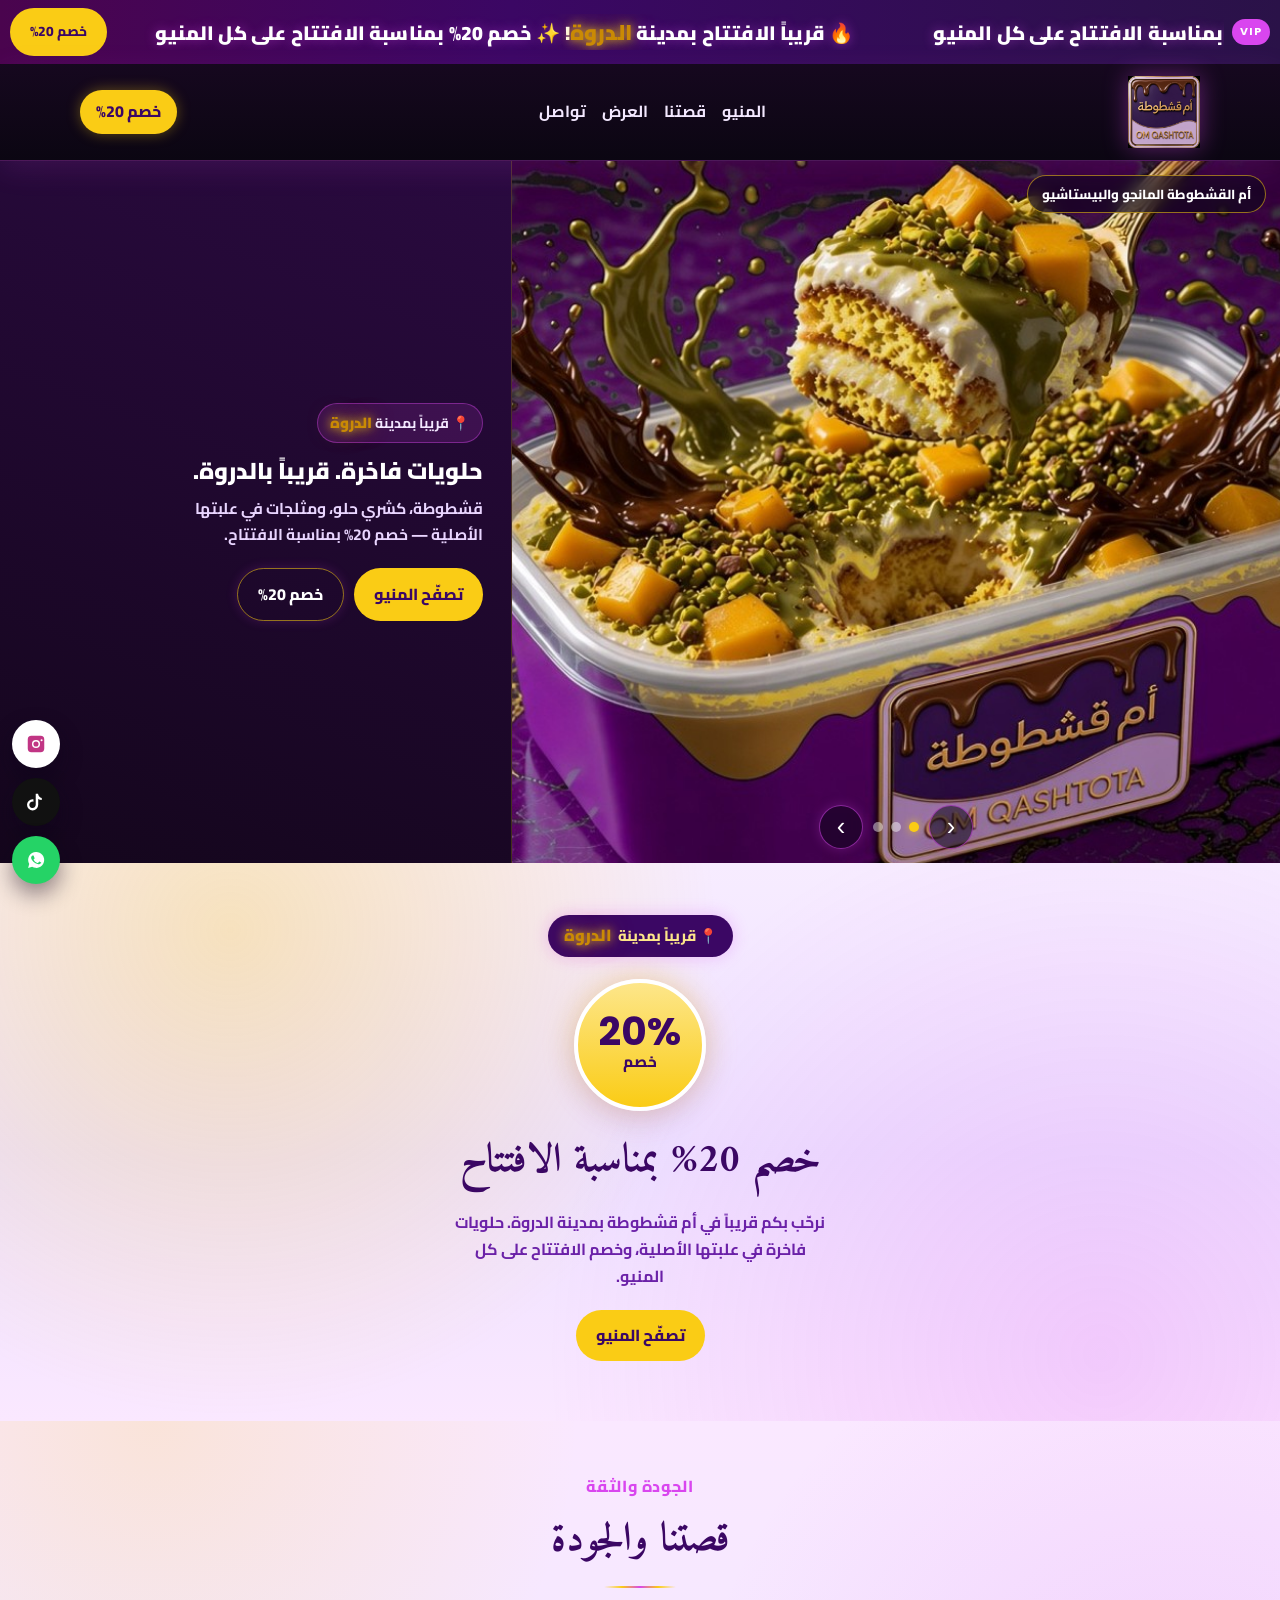
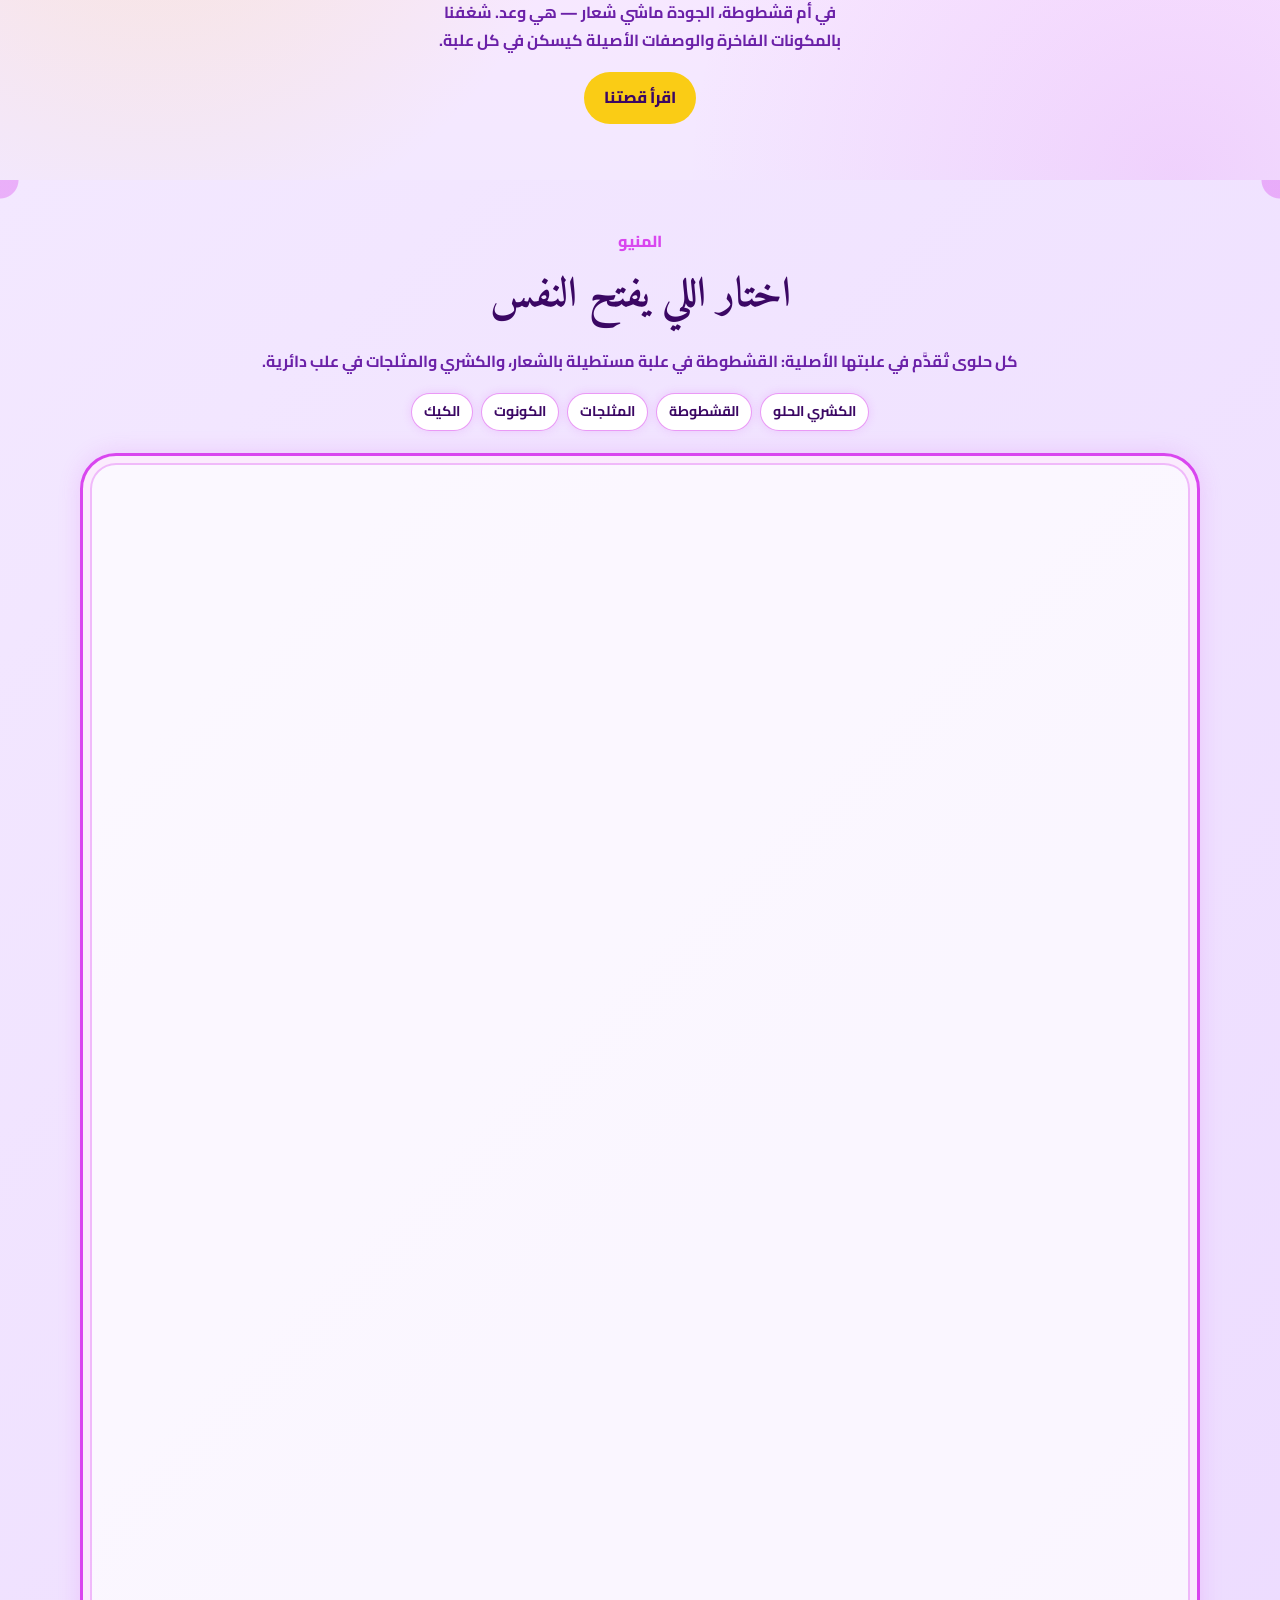
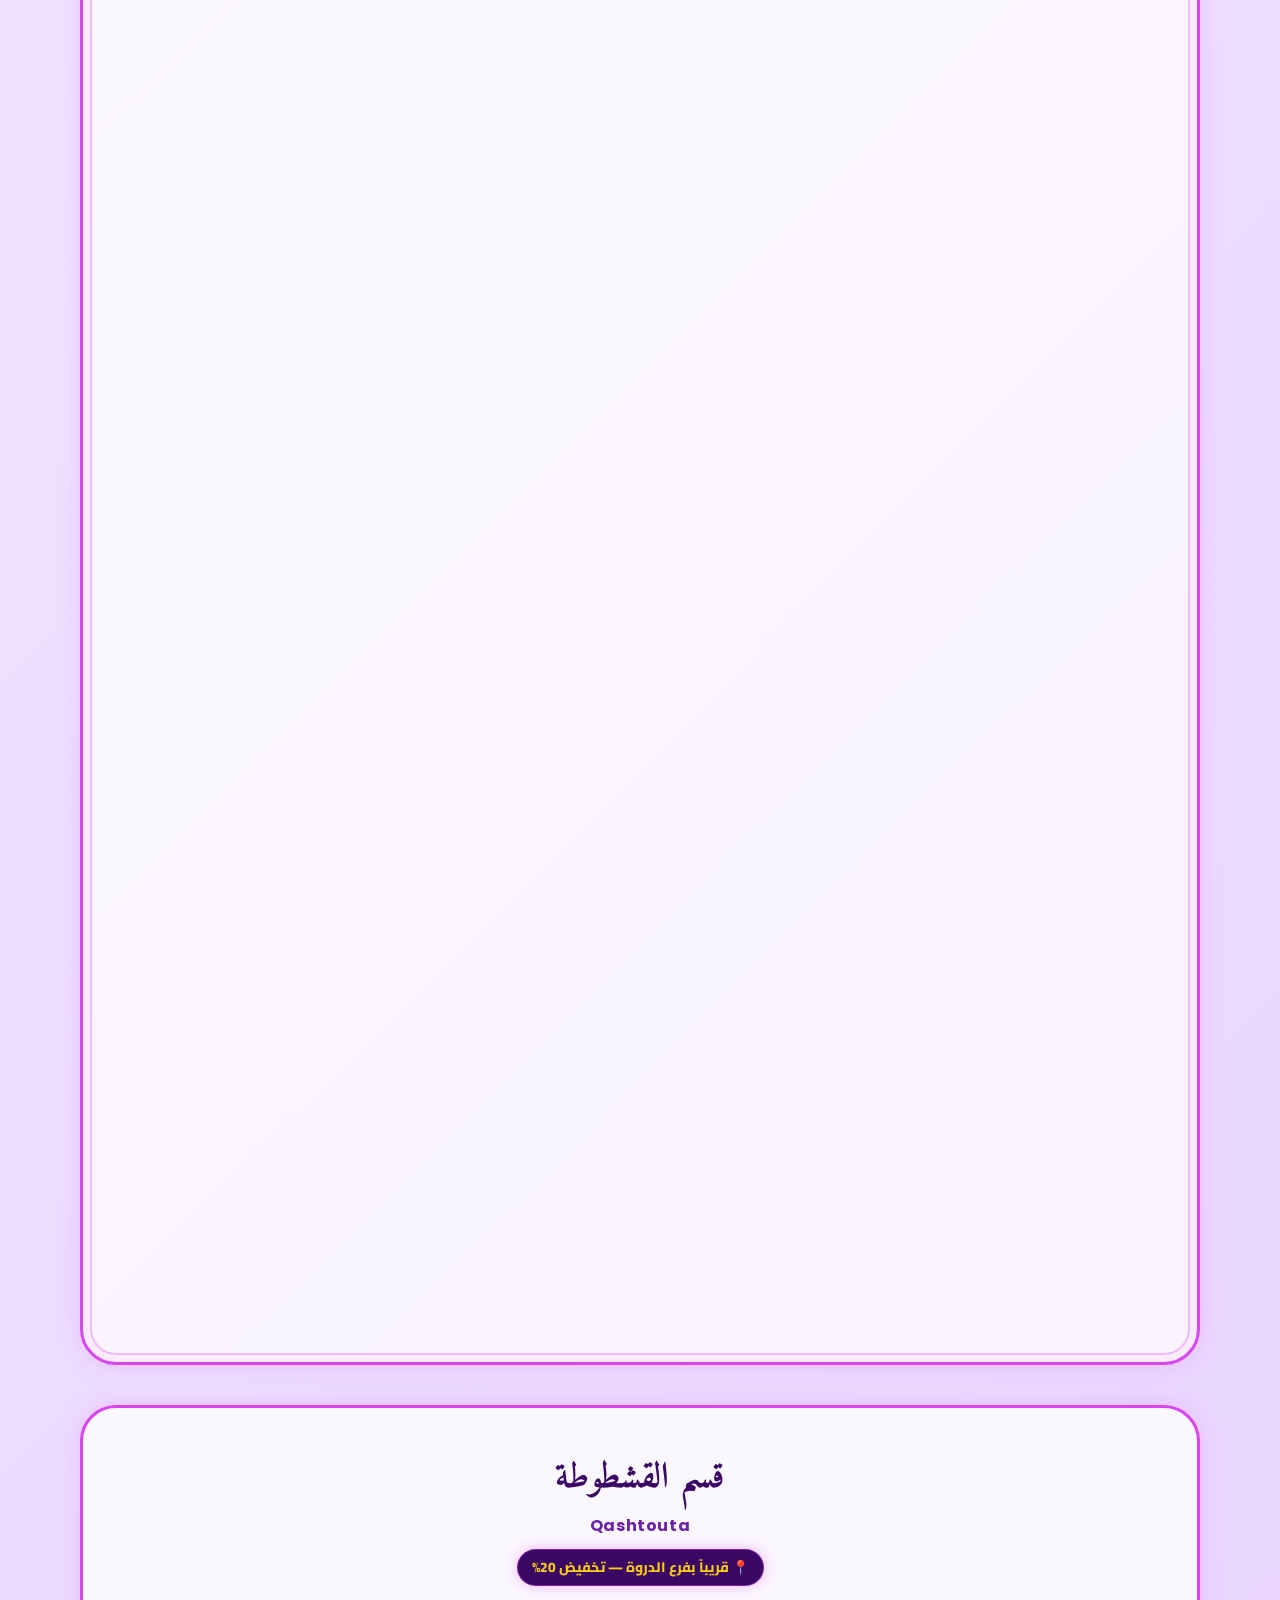
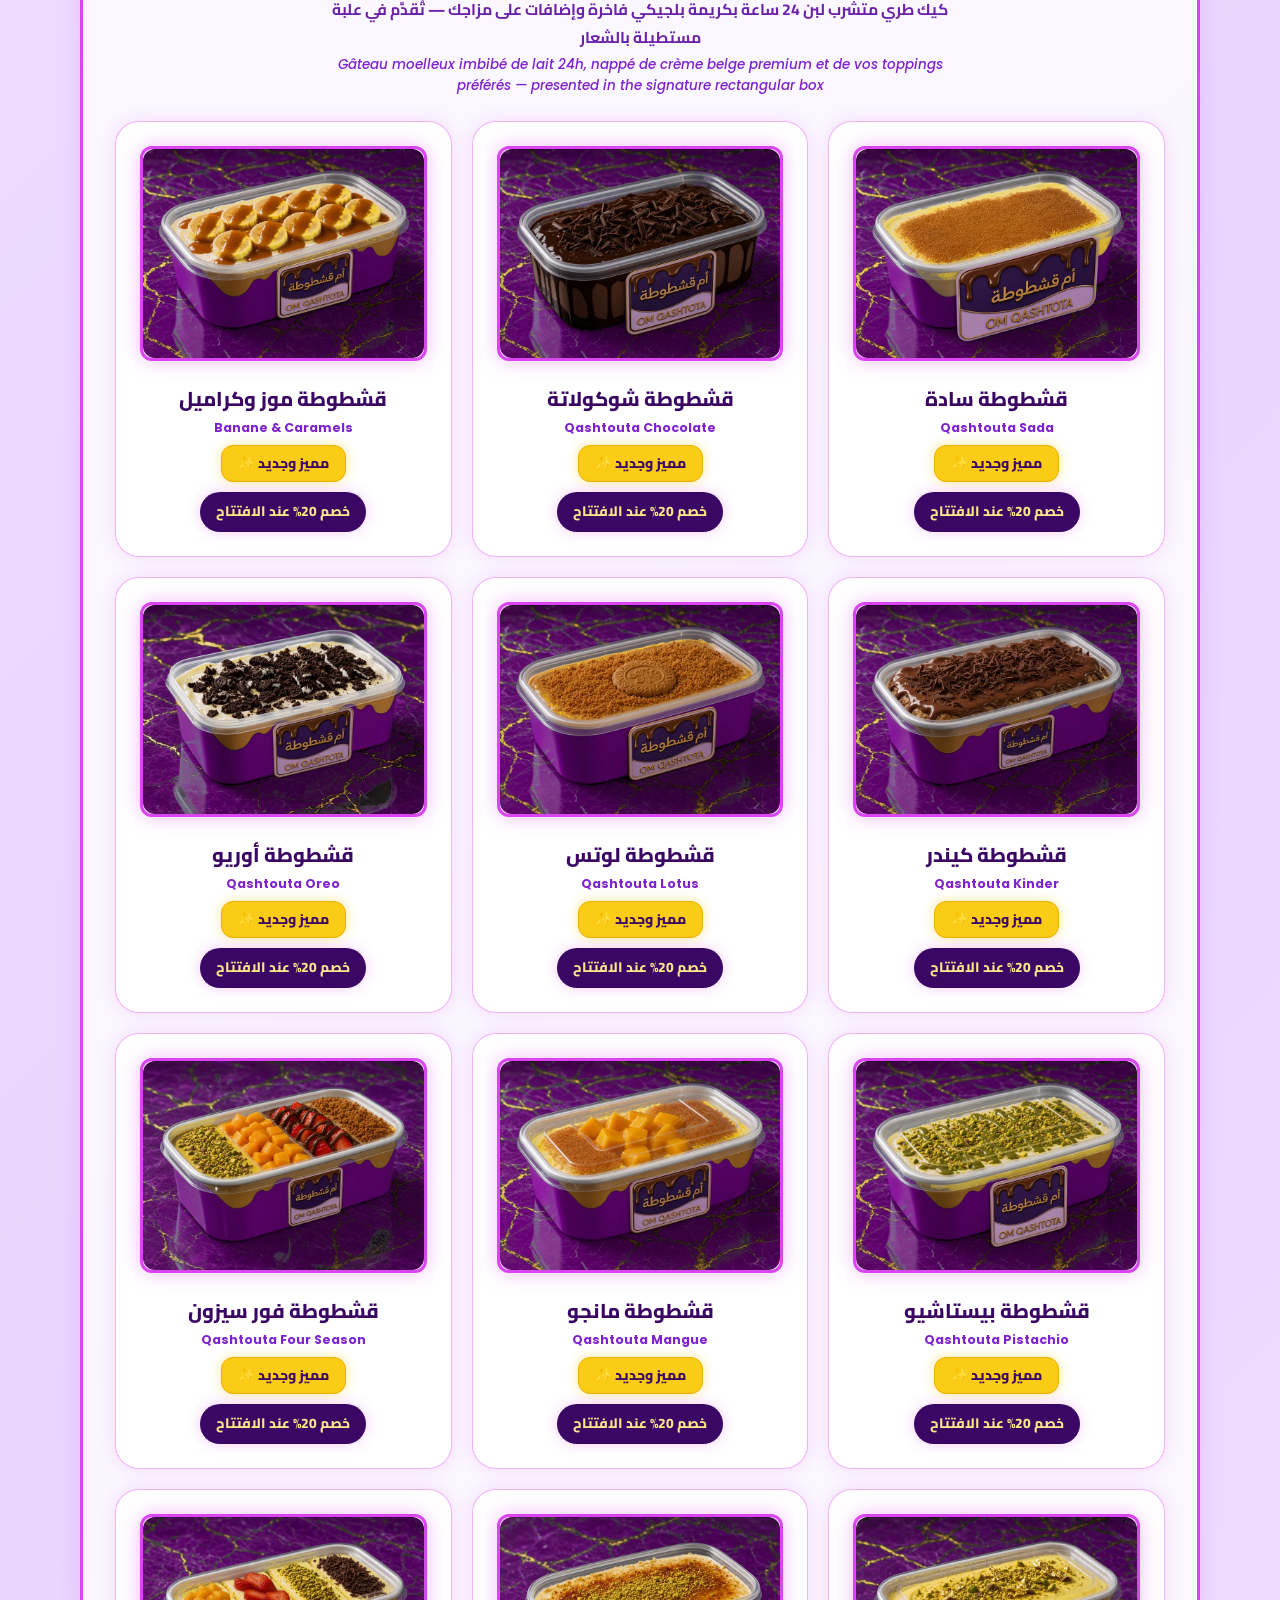
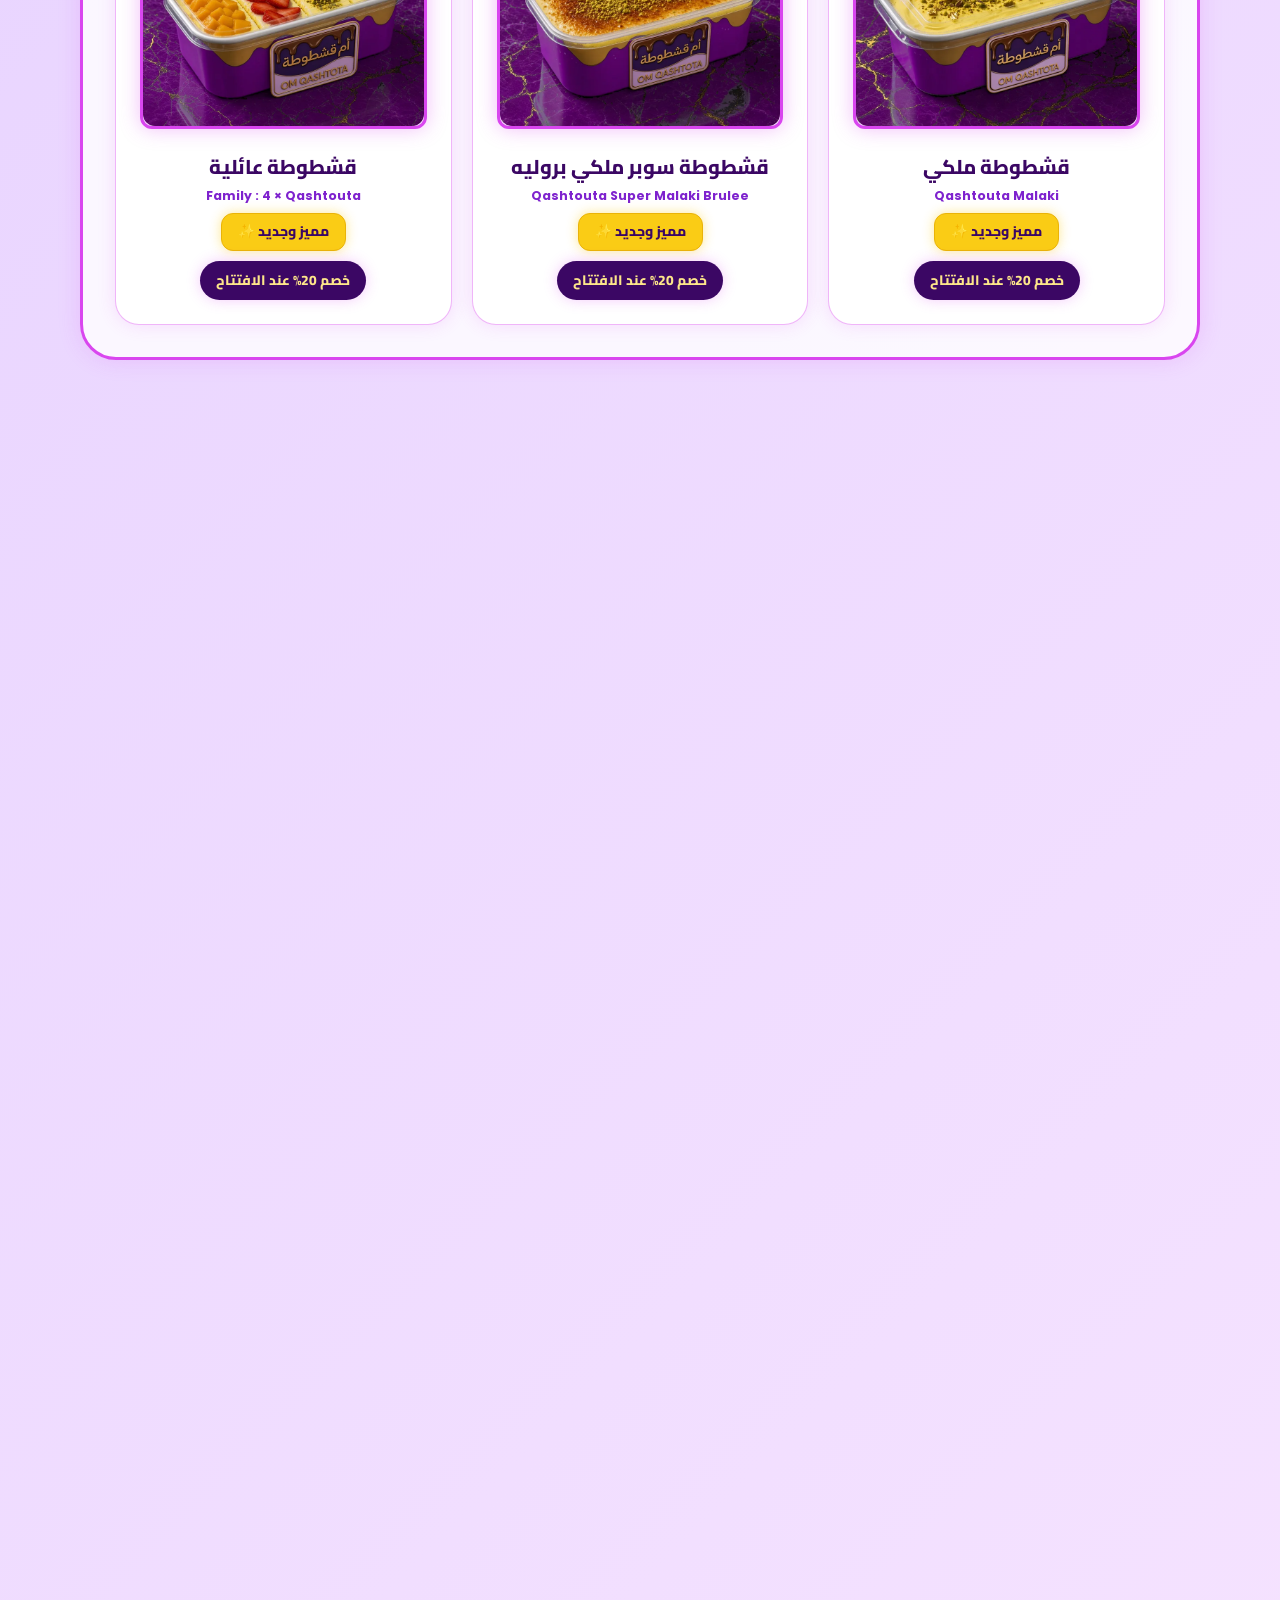
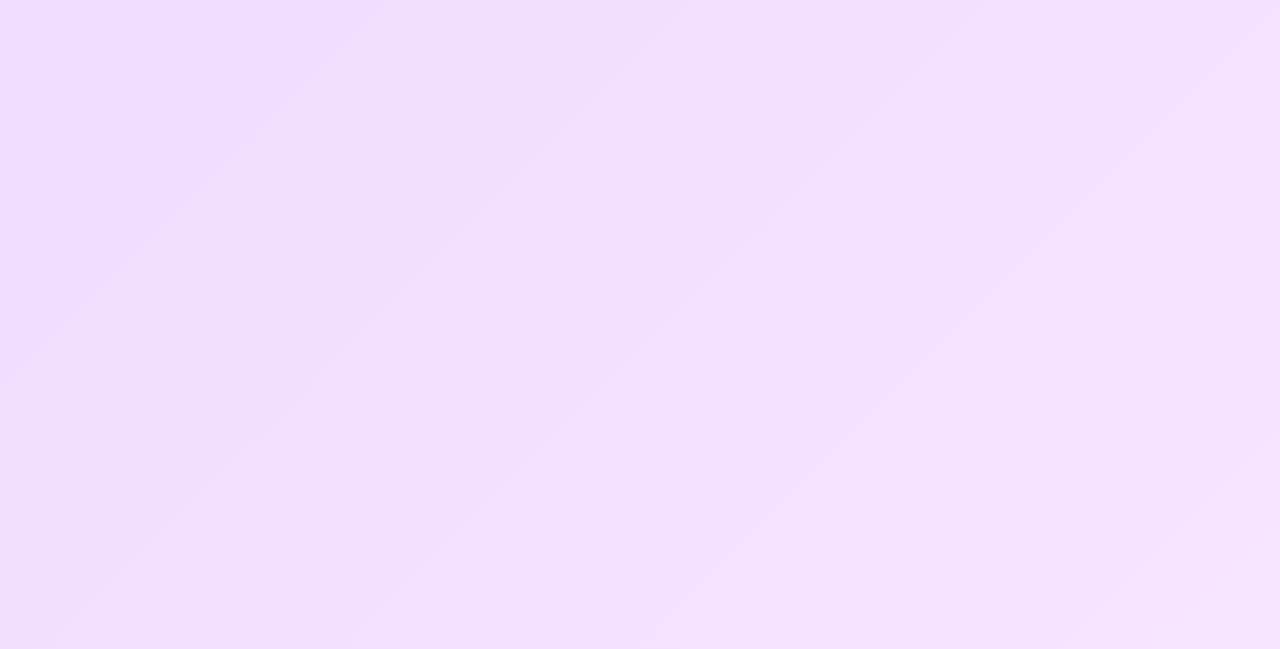
<file: index.html>
<!DOCTYPE html>
<html lang="ar" dir="rtl">
<head>
    <meta charset="UTF-8">
    <meta name="viewport" content="width=device-width, initial-scale=1.0">
    <title>أم قشطوطة | Om Qashtota — قريباً بالدروة</title>
    <meta name="description" content="عالم القشطوطة والحلويات الفاخرة. قريباً بمدينة الدروة — خصم 20% بمناسبة الافتتاح.">
    <link rel="preconnect" href="https://fonts.googleapis.com">
    <link rel="preconnect" href="https://fonts.gstatic.com" crossorigin>
    <link href="https://fonts.googleapis.com/css2?family=Amiri:wght@700&family=Cairo:wght@700;800;900&family=Poppins:wght@500;600;700&display=swap" rel="stylesheet">
    <link rel="preload" as="image" href="images/hero/hero-qashtota.jpg?v=65" type="image/jpeg">
    <link rel="icon" href="images/favicon-32.png?v=62" type="image/png" sizes="32x32">
    <link rel="apple-touch-icon" href="images/apple-touch-icon.png?v=62">
    <link rel="stylesheet" href="style.css?v=82">
</head>
<body>
    <div class="topbar">
        <div class="ticker" role="region" aria-label="عرض الافتتاح">
            <span class="vip-badge">VIP</span>
            <div class="ticker-window">
                <div class="ticker-track">
                    <p>🔥 قريباً الافتتاح بمدينة <span class="glow-city">الدروة</span>! ✨ خصم 20% بمناسبة الافتتاح على كل المنيو</p>
                    <p aria-hidden="true">🔥 قريباً الافتتاح بمدينة <span class="glow-city">الدروة</span>! ✨ خصم 20% بمناسبة الافتتاح على كل المنيو</p>
                </div>
            </div>
            <a class="btn btn-gold ticker-cta" href="#offer">خصم 20%</a>
        </div>
        <header class="site-header">
            <div class="wrap header-inner">
                <a class="logo" href="#top" aria-label="أُم قشطوطة — Om Qashtota">
                    <img class="logo-3d" src="images/logo.png?v=62" width="72" height="72" alt="أم قشطوطة — Om Qashtota">
                </a>
                <nav class="nav" aria-label="أقسام الصفحة">
                    <a href="#menu">المنيو</a>
                    <a href="story.html">قصتنا</a>
                    <a href="#offer">العرض</a>
                    <a href="#contact">تواصل</a>
                </nav>
                <a class="header-promo" href="#offer">خصم 20%</a>
            </div>
        </header>
    </div>

    <main id="top">
        <section class="hero" aria-roledescription="carousel" aria-label="عرض الحلويات">
            <div class="hero-stage">
                <div class="hero-slides">
                    <figure class="hero-slide is-active" data-caption="أم القشطوطة المانجو والبيستاشيو">
                        <img src="images/hero/hero-qashtota.jpg?v=65" width="1376" height="768" fetchpriority="high" decoding="async" alt="علبة قشطوطة مستطيلة بشعار أم قشطوطة الجديد، ملعقة ذهبية ترفع كيك متشرب بالحليب مع فستق وشوكولاتة تتطاير">
                    </figure>
                    <figure class="hero-slide" data-caption="الكشري الحلو المكس">
                        <img src="images/hero/hero-koshari.jpg?v=66" width="1376" height="768" loading="lazy" decoding="async" alt="علبة كشري حلو دائرية بشعار أم قشطوطة الجديد، طبقات كريمة وكنافة وفراولة مع رذاذ شوكولاتة">
                    </figure>
                    <figure class="hero-slide" data-caption="كيك الكنافة وسان سيباستيان الملكي">
                        <img src="images/hero/hero-cake.jpg?v=65" width="1376" height="768" loading="lazy" decoding="async" alt="علبة أم قشطوطة فيها كنافة بالفستق وسان سيباستيان، عسل وكريمة ينزلان من فوق">
                    </figure>
                </div>
                <p class="slide-chip" id="heroCaption">أم القشطوطة المانجو والبيستاشيو</p>
                <div class="hero-controls">
                    <button type="button" class="hero-arrow" id="heroPrev" aria-label="الشريحة السابقة">‹</button>
                    <div class="hero-dots" id="heroDots" role="tablist" aria-label="شرائح العرض"></div>
                    <button type="button" class="hero-arrow" id="heroNext" aria-label="الشريحة التالية">›</button>
                </div>
            </div>
            <div class="hero-copy">
                <div class="hero-copy-inner">
                    <p class="teaser">📍 قريباً بمدينة <strong class="glow-city">الدروة</strong></p>
                    <h1>حلويات فاخرة. قريباً بالدروة.</h1>
                    <p class="hero-lead">قشطوطة، كشري حلو، ومثلجات في علبتها الأصلية — خصم 20% بمناسبة الافتتاح.</p>
                    <div class="hero-actions">
                        <a class="btn btn-gold" href="#menu">تصفّح المنيو</a>
                        <a class="btn btn-ghost" href="#offer">خصم 20%</a>
                    </div>
                </div>
            </div>
        </section>

        <section class="launch" id="offer" aria-label="عرض الافتتاح">
            <div class="wrap launch-inner">
                <p class="launch-kicker">📍 قريباً بمدينة <strong class="glow-city">الدروة</strong></p>
                <p class="launch-badge"><strong>20%</strong><span>خصم</span></p>
                <h2>خصم 20% بمناسبة الافتتاح</h2>
                <p class="launch-lead">نرحّب بكم قريباً في أم قشطوطة بمدينة الدروة. حلويات فاخرة في علبتها الأصلية، وخصم الافتتاح على كل المنيو.</p>
                <a class="btn btn-gold" href="#menu">تصفّح المنيو</a>
            </div>
        </section>

        <section class="story story-teaser" id="story" aria-labelledby="storyTitle">
            <div class="wrap story-inner">
                <p class="eyebrow">الجودة والثقة</p>
                <h2 id="storyTitle">قصتنا والجودة</h2>
                <p class="story-lead">في أم قشطوطة، الجودة ماشي شعار — هي وعد. شغفنا بالمكونات الفاخرة والوصفات الأصيلة كيسكن في كل علبة.</p>
                <a class="btn btn-gold" href="story.html">اقرأ قصتنا</a>
            </div>
        </section>

        <section class="menu" id="menu">
            <div class="wrap">
                <p class="eyebrow">المنيو</p>
                <h2>اختار اللي يفتح النفس</h2>
                <p class="section-lead">كل حلوى تُقدَّم في علبتها الأصلية: القشطوطة في علبة مستطيلة بالشعار، والكشري والمثلجات في علب دائرية.</p>
                <nav class="cat-nav" aria-label="أقسام المنيو">
                    <a href="#koshari">الكشري الحلو</a>
                    <a href="#qashtota">القشطوطة</a>
                    <a href="#icecream">المثلجات</a>
                    <a href="#conut">الكونوت</a>
                    <a href="#cake">الكيك</a>
                </nav>
                <div id="menuGrid"></div>

                <section id="qashtota" class="q-section" dir="rtl">
                    <header class="cat-head">
                        <h3>قسم القشطوطة</h3>
                        <span>Qashtouta</span>
                        <p class="cat-soon">📍 قريباً بفرع الدروة — تخفيض 20%</p>
                        <p class="cat-blurb">كيك طري متشرب لبن 24 ساعة بكريمة بلجيكي فاخرة وإضافات على مزاجك — تُقدَّم في علبة مستطيلة بالشعار<span lang="fr">Gâteau moelleux imbibé de lait 24h, nappé de crème belge premium et de vos toppings préférés — presented in the signature rectangular box</span></p>
                    </header>

                    <div class="q-grid">
                        <article class="card neon-border card-pack">
                            <div class="pack">
                                <img src="images/plates/q-sada.webp?v=65" alt="قشطوطة سادة — Qashtouta Sada" width="800" height="600" loading="lazy">
                            </div>
                            <h4>قشطوطة سادة</h4>
                            <p class="en" lang="en">Qashtouta Sada</p>
                            <span class="featured-badge">مميز وجديد ✨</span>
                            <span class="promo-chip">خصم 20% عند الافتتاح</span>
                        </article>

                        <article class="card neon-border card-pack">
                            <div class="pack">
                                <img src="images/plates/q-choco.webp?v=65" alt="قشطوطة شوكولاتة — Qashtouta Chocolate" width="800" height="600" loading="lazy">
                            </div>
                            <h4>قشطوطة شوكولاتة</h4>
                            <p class="en" lang="en">Qashtouta Chocolate</p>
                            <span class="featured-badge">مميز وجديد ✨</span>
                            <span class="promo-chip">خصم 20% عند الافتتاح</span>
                        </article>

                        <article class="card neon-border card-pack">
                            <div class="pack">
                                <img src="images/plates/q-banana.webp?v=65" alt="قشطوطة موز وكراميل — Banane & Caramels" width="800" height="600" loading="lazy">
                            </div>
                            <h4>قشطوطة موز وكراميل</h4>
                            <p class="en" lang="en">Banane &amp; Caramels</p>
                            <span class="featured-badge">مميز وجديد ✨</span>
                            <span class="promo-chip">خصم 20% عند الافتتاح</span>
                        </article>

                        <article class="card neon-border card-pack">
                            <div class="pack">
                                <img src="images/plates/q-kinder.webp?v=65" alt="قشطوطة كيندر — Qashtouta Kinder" width="800" height="600" loading="lazy">
                            </div>
                            <h4>قشطوطة كيندر</h4>
                            <p class="en" lang="en">Qashtouta Kinder</p>
                            <span class="featured-badge">مميز وجديد ✨</span>
                            <span class="promo-chip">خصم 20% عند الافتتاح</span>
                        </article>

                        <article class="card neon-border card-pack">
                            <div class="pack">
                                <img src="images/plates/q-lotus.webp?v=65" alt="قشطوطة لوتس — Qashtouta Lotus" width="800" height="600" loading="lazy">
                            </div>
                            <h4>قشطوطة لوتس</h4>
                            <p class="en" lang="en">Qashtouta Lotus</p>
                            <span class="featured-badge">مميز وجديد ✨</span>
                            <span class="promo-chip">خصم 20% عند الافتتاح</span>
                        </article>

                        <article class="card neon-border card-pack">
                            <div class="pack">
                                <img src="images/plates/q-oreo.webp?v=65" alt="قشطوطة أوريو — Qashtouta Oreo" width="800" height="600" loading="lazy">
                            </div>
                            <h4>قشطوطة أوريو</h4>
                            <p class="en" lang="en">Qashtouta Oreo</p>
                            <span class="featured-badge">مميز وجديد ✨</span>
                            <span class="promo-chip">خصم 20% عند الافتتاح</span>
                        </article>

                        <article class="card neon-border card-pack">
                            <div class="pack">
                                <img src="images/plates/q-pistachio.webp?v=65" alt="قشطوطة بيستاشيو — Qashtouta Pistachio" width="800" height="600" loading="lazy">
                            </div>
                            <h4>قشطوطة بيستاشيو</h4>
                            <p class="en" lang="en">Qashtouta Pistachio</p>
                            <span class="featured-badge">مميز وجديد ✨</span>
                            <span class="promo-chip">خصم 20% عند الافتتاح</span>
                        </article>

                        <article class="card neon-border card-pack">
                            <div class="pack">
                                <img src="images/plates/q-mangue.webp?v=65" alt="قشطوطة مانجو — Qashtouta Mangue" width="800" height="600" loading="lazy">
                            </div>
                            <h4>قشطوطة مانجو</h4>
                            <p class="en" lang="en">Qashtouta Mangue</p>
                            <span class="featured-badge">مميز وجديد ✨</span>
                            <span class="promo-chip">خصم 20% عند الافتتاح</span>
                        </article>

                        <article class="card neon-border card-pack">
                            <div class="pack">
                                <img src="images/plates/q-four.webp?v=65" alt="قشطوطة فور سيزون — Qashtouta Four Season" width="800" height="600" loading="lazy">
                            </div>
                            <h4>قشطوطة فور سيزون</h4>
                            <p class="en" lang="en">Qashtouta Four Season</p>
                            <span class="featured-badge">مميز وجديد ✨</span>
                            <span class="promo-chip">خصم 20% عند الافتتاح</span>
                        </article>

                        <article class="card neon-border card-pack">
                            <div class="pack">
                                <img src="images/plates/q-malaki.webp?v=65" alt="قشطوطة ملكي — Qashtouta Malaki" width="800" height="600" loading="lazy">
                            </div>
                            <h4>قشطوطة ملكي</h4>
                            <p class="en" lang="en">Qashtouta Malaki</p>
                            <span class="featured-badge">مميز وجديد ✨</span>
                            <span class="promo-chip">خصم 20% عند الافتتاح</span>
                        </article>

                        <article class="card neon-border card-pack">
                            <div class="pack">
                                <img src="images/plates/q-super-brulee.webp?v=65" alt="قشطوطة سوبر ملكي بروليه — Qashtouta Super Malaki Brulee" width="800" height="600" loading="lazy">
                            </div>
                            <h4>قشطوطة سوبر ملكي بروليه</h4>
                            <p class="en" lang="en">Qashtouta Super Malaki Brulee</p>
                            <span class="featured-badge">مميز وجديد ✨</span>
                            <span class="promo-chip">خصم 20% عند الافتتاح</span>
                        </article>

                        <article class="card neon-border card-pack">
                            <div class="pack">
                                <img src="images/plates/q-family.webp?v=65" alt="قشطوطة عائلية — Family 4X Qashtouta" width="800" height="600" loading="lazy">
                            </div>
                            <h4>قشطوطة عائلية</h4>
                            <p class="en" lang="en">Family : 4 × Qashtouta</p>
                            <span class="featured-badge">مميز وجديد ✨</span>
                            <span class="promo-chip">خصم 20% عند الافتتاح</span>
                        </article>
                    </div>
                </section>
                <div id="menuRest"></div>
            </div>
        </section>

    </main>

    <footer class="site-footer" id="contact">
        <div class="wrap footer-grid">
            <div>
                <p class="footer-brand">
                    <img class="logo-3d logo-3d-sm" src="images/logo.png?v=62" width="64" height="64" alt="أم قشطوطة — Om Qashtota">
                </p>
                <p>حلويات فاخرة · الافتتاح قريباً</p>
                <p class="address">📍 قريباً بمدينة الدروة — Deroua, Morocco</p>
                <nav class="socials" aria-label="شبكات التواصل">
                    <a href="#" class="js-soon" aria-label="Instagram">
                        <svg viewBox="0 0 24 24" aria-hidden="true"><path d="M7 3h10a4 4 0 0 1 4 4v10a4 4 0 0 1-4 4H7a4 4 0 0 1-4-4V7a4 4 0 0 1 4-4zm5 4.6A4.4 4.4 0 1 0 16.4 12 4.4 4.4 0 0 0 12 7.6zm6.1-.9a1.1 1.1 0 1 0 1.1 1.1 1.1 1.1 0 0 0-1.1-1.1zM12 9.2A2.8 2.8 0 1 1 9.2 12 2.8 2.8 0 0 1 12 9.2z"/></svg>
                    </a>
                    <a href="#" class="js-soon" aria-label="TikTok">
                        <svg viewBox="0 0 24 24" aria-hidden="true"><path d="M14.2 3c.4 2.4 1.8 4.1 4.1 4.5v2.4c-1.4 0-2.7-.4-3.9-1.2v6.4a6.1 6.1 0 1 1-6.1-6.1c.3 0 .6 0 .9.1v2.6a3.5 3.5 0 1 0 2.5 3.4V3z"/></svg>
                    </a>
                    <a href="#" class="js-soon" aria-label="WhatsApp">
                        <svg viewBox="0 0 24 24" aria-hidden="true"><path d="M12 3.2A8.7 8.7 0 0 0 4.6 16.3L3.4 20.6l4.4-1.2A8.7 8.7 0 1 0 12 3.2zm4.8 12.3c-.2.6-1.2 1.1-1.7 1.1-.4 0-.9.2-3.1-.7-2.6-1.1-4.2-3.7-4.3-3.9s-1-1.3-1-2.5.6-1.8.9-2 .6-.3.8-.3h.6c.2 0 .4 0 .6.5.2.6.8 2 .8 2.1s.1.3 0 .5-.2.4-.4.6-.3.4-.5.6-.2.3 0 .6.9 1.5 2 2.1 1.8 1 2.1 1.1.5 0 .7-.1.8-.9 1-1.2.4-.3.6-.2 1.1.5 1.3.6.3.1.4.2.1.6-.1 1.2z"/></svg>
                    </a>
                </nav>
                <p class="tiny">الافتتاح قريباً بمدينة الدروة · خصم 20% بمناسبة الافتتاح</p>
            </div>
        </div>
    </footer>

    <div class="quick-actions" aria-label="تواصل سريع">
        <a class="fab fab-ig js-soon" href="#" aria-label="Instagram">
            <svg viewBox="0 0 24 24" aria-hidden="true"><path d="M7 3h10a4 4 0 0 1 4 4v10a4 4 0 0 1-4 4H7a4 4 0 0 1-4-4V7a4 4 0 0 1 4-4zm5 4.6A4.4 4.4 0 1 0 16.4 12 4.4 4.4 0 0 0 12 7.6zm6.1-.9a1.1 1.1 0 1 0 1.1 1.1 1.1 1.1 0 0 0-1.1-1.1zM12 9.2A2.8 2.8 0 1 1 9.2 12 2.8 2.8 0 0 1 12 9.2z"/></svg>
        </a>
        <a class="fab fab-tt js-soon" href="#" aria-label="TikTok">
            <svg viewBox="0 0 24 24" aria-hidden="true"><path d="M14.2 3c.4 2.4 1.8 4.1 4.1 4.5v2.4c-1.4 0-2.7-.4-3.9-1.2v6.4a6.1 6.1 0 1 1-6.1-6.1c.3 0 .6 0 .9.1v2.6a3.5 3.5 0 1 0 2.5 3.4V3z"/></svg>
        </a>
        <a class="fab fab-wa js-soon" href="#" aria-label="WhatsApp">
            <svg viewBox="0 0 24 24" aria-hidden="true"><path d="M12 3.2A8.7 8.7 0 0 0 4.6 16.3L3.4 20.6l4.4-1.2A8.7 8.7 0 1 0 12 3.2zm4.8 12.3c-.2.6-1.2 1.1-1.7 1.1-.4 0-.9.2-3.1-.7-2.6-1.1-4.2-3.7-4.3-3.9s-1-1.3-1-2.5.6-1.8.9-2 .6-.3.8-.3h.6c.2 0 .4 0 .6.5.2.6.8 2 .8 2.1s.1.3 0 .5-.2.4-.4.6-.3.4-.5.6-.2.3 0 .6.9 1.5 2 2.1 1.8 1 2.1 1.1.5 0 .7-.1.8-.9 1-1.2.4-.3.6-.2 1.1.5 1.3.6.3.1.4.2.1.6-.1 1.2z"/></svg>
        </a>
    </div>

    <div class="soon-overlay" id="soonOverlay" hidden>
        <div class="soon-card" role="dialog" aria-modal="true" aria-labelledby="soonTitle" aria-describedby="soonEn">
            <button type="button" class="soon-close" id="soonClose" aria-label="إغلاق">×</button>
            <img class="soon-logo" src="images/logo.png?v=62" width="72" height="72" alt="أم قشطوطة — Om Qashtota">
            <p class="soon-kicker">📍 قريباً بمدينة الدروة</p>
            <h2 id="soonTitle">انتظر قليلاً.. الافتتاح قريباً!</h2>
            <p id="soonEn" lang="en" dir="ltr">Wait a moment... Opening Soon!</p>
            <div class="soon-spinner" aria-hidden="true"></div>
        </div>
    </div>

    <script src="script.js?v=80" defer></script>
</body>
</html>
</file>
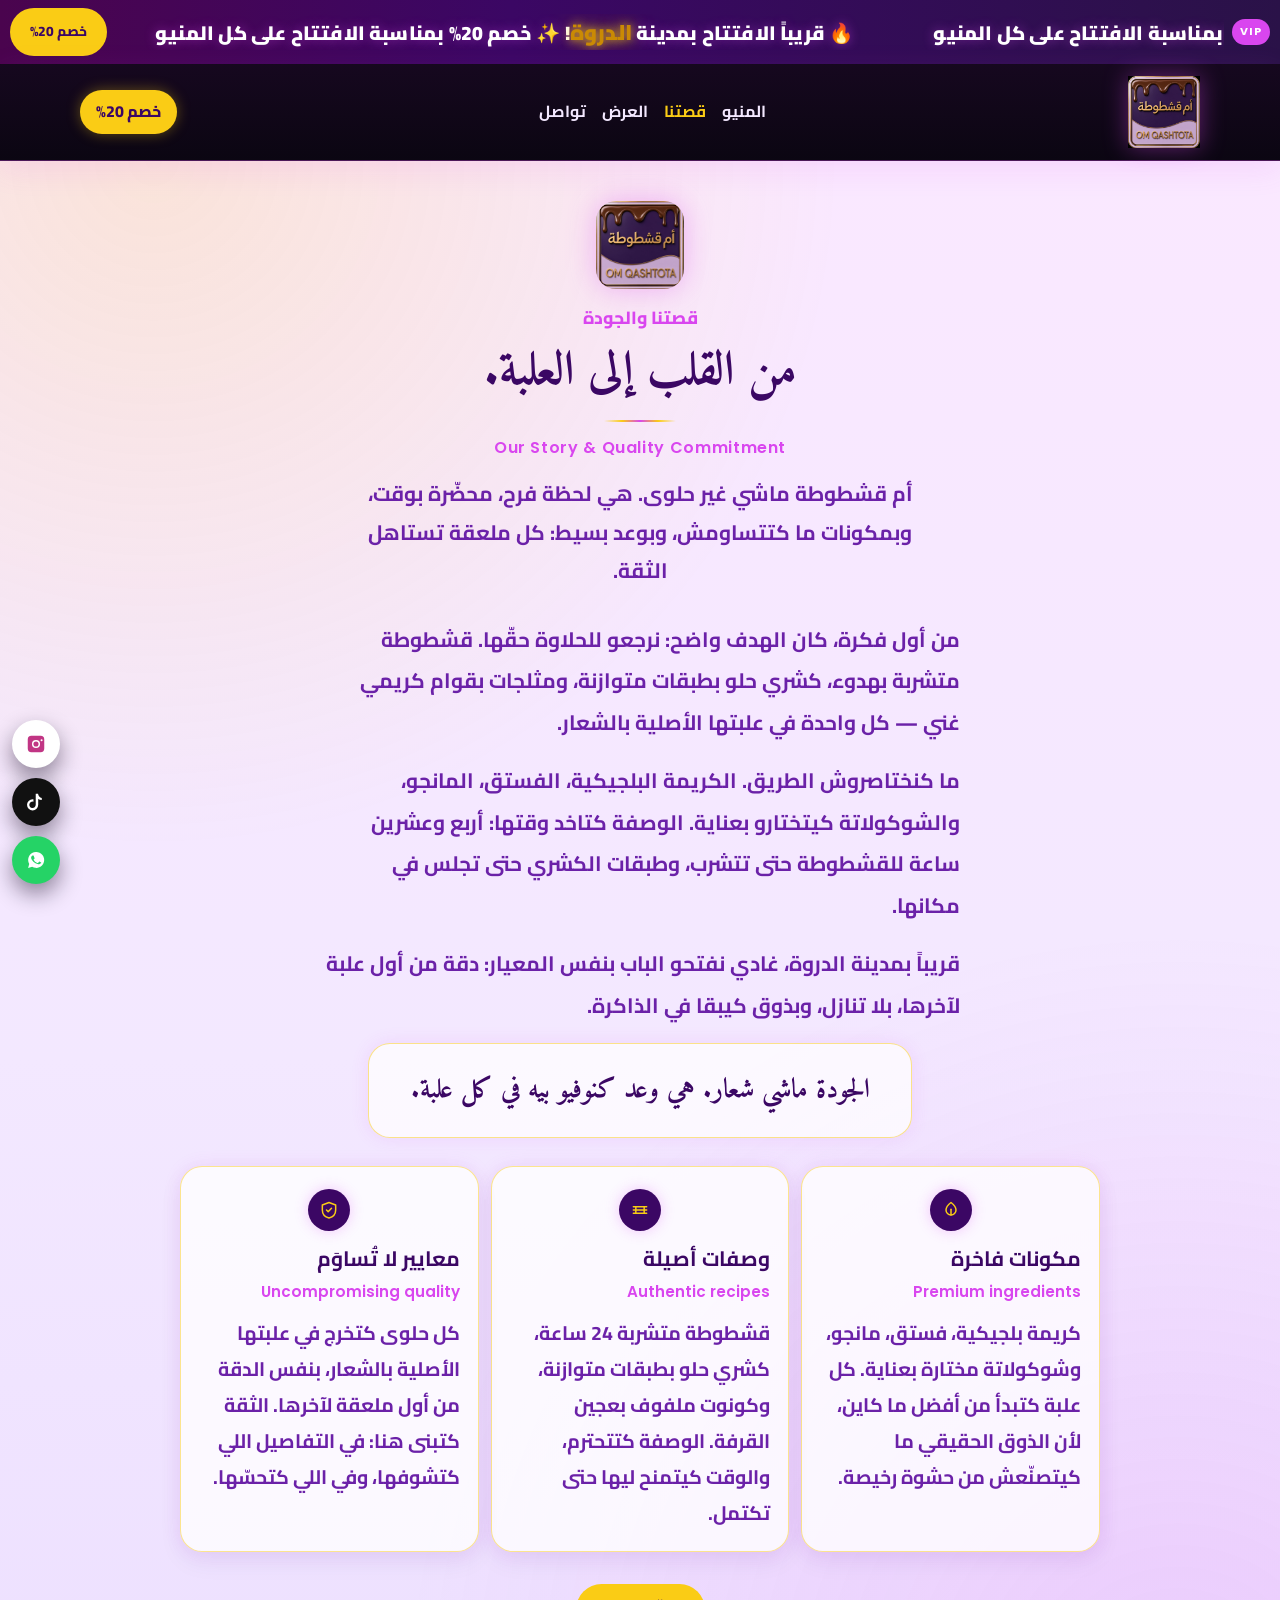
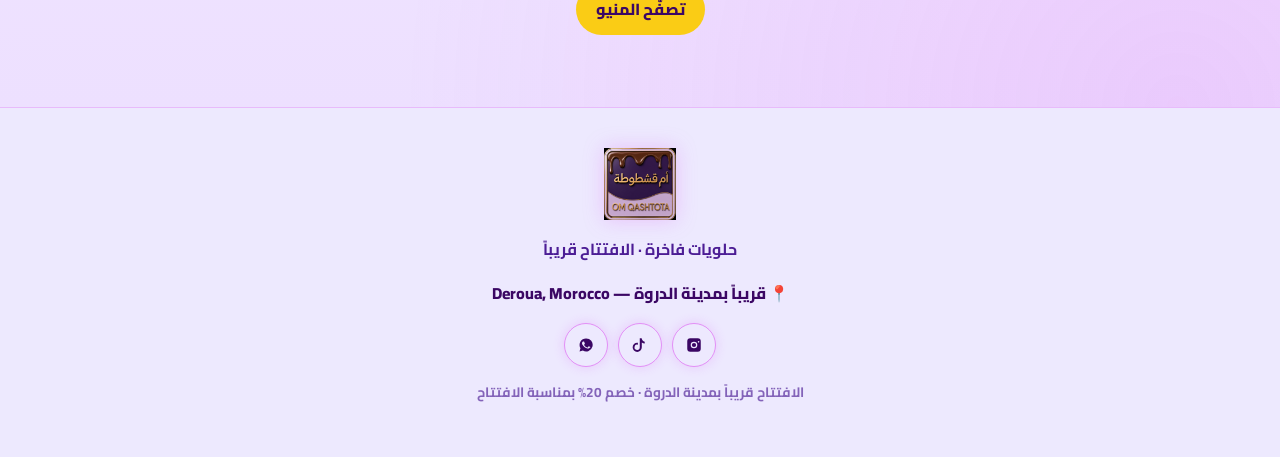
<file: story.html>
<!DOCTYPE html>
<html lang="ar" dir="rtl">
<head>
    <meta charset="UTF-8">
    <meta name="viewport" content="width=device-width, initial-scale=1.0">
    <title>قصتنا والجودة | أم قشطوطة — Om Qashtota</title>
    <meta name="description" content="قصتنا والجودة: شغف بالمكونات الفاخرة، وصفات أصيلة، ومعايير لا تُساوَم. قريباً بمدينة الدروة.">
    <link rel="preconnect" href="https://fonts.googleapis.com">
    <link rel="preconnect" href="https://fonts.gstatic.com" crossorigin>
    <link href="https://fonts.googleapis.com/css2?family=Amiri:wght@700&family=Cairo:wght@700;800;900&family=Poppins:wght@500;600;700&display=swap" rel="stylesheet">
    <link rel="icon" href="images/favicon-32.png?v=62" type="image/png" sizes="32x32">
    <link rel="apple-touch-icon" href="images/apple-touch-icon.png?v=62">
    <link rel="stylesheet" href="style.css?v=82">
</head>
<body>
    <div class="topbar">
        <div class="ticker" role="region" aria-label="عرض الافتتاح">
            <span class="vip-badge">VIP</span>
            <div class="ticker-window">
                <div class="ticker-track">
                    <p>🔥 قريباً الافتتاح بمدينة <span class="glow-city">الدروة</span>! ✨ خصم 20% بمناسبة الافتتاح على كل المنيو</p>
                    <p aria-hidden="true">🔥 قريباً الافتتاح بمدينة <span class="glow-city">الدروة</span>! ✨ خصم 20% بمناسبة الافتتاح على كل المنيو</p>
                </div>
            </div>
            <a class="btn btn-gold ticker-cta" href="index.html#offer">خصم 20%</a>
        </div>
        <header class="site-header">
            <div class="wrap header-inner">
                <a class="logo" href="index.html" aria-label="أُم قشطوطة — Om Qashtota">
                    <img class="logo-3d" src="images/logo.png?v=62" width="72" height="72" alt="أم قشطوطة — Om Qashtota">
                </a>
                <nav class="nav" aria-label="أقسام الصفحة">
                    <a href="index.html#menu">المنيو</a>
                    <a href="story.html" aria-current="page">قصتنا</a>
                    <a href="index.html#offer">العرض</a>
                    <a href="index.html#contact">تواصل</a>
                </nav>
                <a class="header-promo" href="index.html#offer">خصم 20%</a>
            </div>
        </header>
    </div>

    <main class="page-story" id="top">
        <div class="wrap story-page-inner">
            <header class="story-intro">
                <img class="story-mark" src="images/logo.png?v=62" width="88" height="88" alt="أم قشطوطة — Om Qashtota">
                <p class="eyebrow">قصتنا والجودة</p>
                <h1>من القلب إلى العلبة.</h1>
                <p class="story-kicker" lang="en" dir="ltr">Our Story &amp; Quality Commitment</p>
                <p class="story-lead">أم قشطوطة ماشي غير حلوى. هي لحظة فرح، محضّرة بوقت، وبمكونات ما كتتساومش، وبوعد بسيط: كل ملعقة تستاهل الثقة.</p>
            </header>

            <div class="story-prose">
                <p>من أول فكرة، كان الهدف واضح: نرجعو للحلاوة حقّها. قشطوطة متشربة بهدوء، كشري حلو بطبقات متوازنة، ومثلجات بقوام كريمي غني — كل واحدة في علبتها الأصلية بالشعار.</p>
                <p>ما كنختاصروش الطريق. الكريمة البلجيكية، الفستق، المانجو، والشوكولاتة كيتختارو بعناية. الوصفة كتاخد وقتها: أربع وعشرين ساعة للقشطوطة حتى تتشرب، وطبقات الكشري حتى تجلس في مكانها.</p>
                <p>قريباً بمدينة الدروة، غادي نفتحو الباب بنفس المعيار: دقة من أول علبة لآخرها، بلا تنازل، وبذوق كيبقا في الذاكرة.</p>
            </div>

            <blockquote class="story-quote">
                <p>الجودة ماشي شعار. هي وعد كنوفيو بيه في كل علبة.</p>
            </blockquote>

            <ul class="story-grid">
                <li class="story-card">
                    <span class="story-icon" aria-hidden="true">
                        <svg viewBox="0 0 24 24" fill="none" stroke="currentColor" stroke-width="1.8" stroke-linecap="round" stroke-linejoin="round"><path d="M12 3c4 3 6 6 6 9a6 6 0 1 1-12 0c0-3 2-6 6-9z"/><path d="M12 11v7"/></svg>
                    </span>
                    <h2>مكونات فاخرة</h2>
                    <p class="story-en" lang="en" dir="ltr">Premium ingredients</p>
                    <p>كريمة بلجيكية، فستق، مانجو، وشوكولاتة مختارة بعناية. كل علبة كتبدأ من أفضل ما كاين، لأن الذوق الحقيقي ما كيتصنّعش من حشوة رخيصة.</p>
                </li>
                <li class="story-card">
                    <span class="story-icon" aria-hidden="true">
                        <svg viewBox="0 0 24 24" fill="none" stroke="currentColor" stroke-width="1.8" stroke-linecap="round" stroke-linejoin="round"><path d="M4 8h16M4 12h16M4 16h16"/><path d="M7 8v8M17 8v8"/></svg>
                    </span>
                    <h2>وصفات أصيلة</h2>
                    <p class="story-en" lang="en" dir="ltr">Authentic recipes</p>
                    <p>قشطوطة متشربة 24 ساعة، كشري حلو بطبقات متوازنة، وكونوت ملفوف بعجين القرفة. الوصفة كتتحترم، والوقت كيتمنح ليها حتى تكتمل.</p>
                </li>
                <li class="story-card">
                    <span class="story-icon" aria-hidden="true">
                        <svg viewBox="0 0 24 24" fill="none" stroke="currentColor" stroke-width="1.8" stroke-linecap="round" stroke-linejoin="round"><path d="M12 3l8 3v6c0 5-3.4 8.4-8 9.5C7.4 20.4 4 17 4 12V6l8-3z"/><path d="M9 12l2 2 4-4"/></svg>
                    </span>
                    <h2>معايير لا تُساوَم</h2>
                    <p class="story-en" lang="en" dir="ltr">Uncompromising quality</p>
                    <p>كل حلوى كتخرج في علبتها الأصلية بالشعار، بنفس الدقة من أول ملعقة لآخرها. الثقة كتبنى هنا: في التفاصيل اللي كتشوفها، وفي اللي كتحسّها.</p>
                </li>
            </ul>

            <p class="story-cta">
                <a class="btn btn-gold" href="index.html#menu">تصفّح المنيو</a>
            </p>
        </div>
    </main>

    <footer class="site-footer" id="contact">
        <div class="wrap footer-grid">
            <div>
                <p class="footer-brand">
                    <img class="logo-3d logo-3d-sm" src="images/logo.png?v=62" width="64" height="64" alt="أم قشطوطة — Om Qashtota">
                </p>
                <p>حلويات فاخرة · الافتتاح قريباً</p>
                <p class="address">📍 قريباً بمدينة الدروة — Deroua, Morocco</p>
                <nav class="socials" aria-label="شبكات التواصل">
                    <a href="#" class="js-soon" aria-label="Instagram">
                        <svg viewBox="0 0 24 24" aria-hidden="true"><path d="M7 3h10a4 4 0 0 1 4 4v10a4 4 0 0 1-4 4H7a4 4 0 0 1-4-4V7a4 4 0 0 1 4-4zm5 4.6A4.4 4.4 0 1 0 16.4 12 4.4 4.4 0 0 0 12 7.6zm6.1-.9a1.1 1.1 0 1 0 1.1 1.1 1.1 1.1 0 0 0-1.1-1.1zM12 9.2A2.8 2.8 0 1 1 9.2 12 2.8 2.8 0 0 1 12 9.2z"/></svg>
                    </a>
                    <a href="#" class="js-soon" aria-label="TikTok">
                        <svg viewBox="0 0 24 24" aria-hidden="true"><path d="M14.2 3c.4 2.4 1.8 4.1 4.1 4.5v2.4c-1.4 0-2.7-.4-3.9-1.2v6.4a6.1 6.1 0 1 1-6.1-6.1c.3 0 .6 0 .9.1v2.6a3.5 3.5 0 1 0 2.5 3.4V3z"/></svg>
                    </a>
                    <a href="#" class="js-soon" aria-label="WhatsApp">
                        <svg viewBox="0 0 24 24" aria-hidden="true"><path d="M12 3.2A8.7 8.7 0 0 0 4.6 16.3L3.4 20.6l4.4-1.2A8.7 8.7 0 1 0 12 3.2zm4.8 12.3c-.2.6-1.2 1.1-1.7 1.1-.4 0-.9.2-3.1-.7-2.6-1.1-4.2-3.7-4.3-3.9s-1-1.3-1-2.5.6-1.8.9-2 .6-.3.8-.3h.6c.2 0 .4 0 .6.5.2.6.8 2 .8 2.1s.1.3 0 .5-.2.4-.4.6-.3.4-.5.6-.2.3 0 .6.9 1.5 2 2.1 1.8 1 2.1 1.1.5 0 .7-.1.8-.9 1-1.2.4-.3.6-.2 1.1.5 1.3.6.3.1.4.2.1.6-.1 1.2z"/></svg>
                    </a>
                </nav>
                <p class="tiny">الافتتاح قريباً بمدينة الدروة · خصم 20% بمناسبة الافتتاح</p>
            </div>
        </div>
    </footer>

    <div class="quick-actions" aria-label="تواصل سريع">
        <a class="fab fab-ig js-soon" href="#" aria-label="Instagram">
            <svg viewBox="0 0 24 24" aria-hidden="true"><path d="M7 3h10a4 4 0 0 1 4 4v10a4 4 0 0 1-4 4H7a4 4 0 0 1-4-4V7a4 4 0 0 1 4-4zm5 4.6A4.4 4.4 0 1 0 16.4 12 4.4 4.4 0 0 0 12 7.6zm6.1-.9a1.1 1.1 0 1 0 1.1 1.1 1.1 1.1 0 0 0-1.1-1.1zM12 9.2A2.8 2.8 0 1 1 9.2 12 2.8 2.8 0 0 1 12 9.2z"/></svg>
        </a>
        <a class="fab fab-tt js-soon" href="#" aria-label="TikTok">
            <svg viewBox="0 0 24 24" aria-hidden="true"><path d="M14.2 3c.4 2.4 1.8 4.1 4.1 4.5v2.4c-1.4 0-2.7-.4-3.9-1.2v6.4a6.1 6.1 0 1 1-6.1-6.1c.3 0 .6 0 .9.1v2.6a3.5 3.5 0 1 0 2.5 3.4V3z"/></svg>
        </a>
        <a class="fab fab-wa js-soon" href="#" aria-label="WhatsApp">
            <svg viewBox="0 0 24 24" aria-hidden="true"><path d="M12 3.2A8.7 8.7 0 0 0 4.6 16.3L3.4 20.6l4.4-1.2A8.7 8.7 0 1 0 12 3.2zm4.8 12.3c-.2.6-1.2 1.1-1.7 1.1-.4 0-.9.2-3.1-.7-2.6-1.1-4.2-3.7-4.3-3.9s-1-1.3-1-2.5.6-1.8.9-2 .6-.3.8-.3h.6c.2 0 .4 0 .6.5.2.6.8 2 .8 2.1s.1.3 0 .5-.2.4-.4.6-.3.4-.5.6-.2.3 0 .6.9 1.5 2 2.1 1.8 1 2.1 1.1.5 0 .7-.1.8-.9 1-1.2.4-.3.6-.2 1.1.5 1.3.6.3.1.4.2.1.6-.1 1.2z"/></svg>
        </a>
    </div>

    <div class="soon-overlay" id="soonOverlay" hidden>
        <div class="soon-card" role="dialog" aria-modal="true" aria-labelledby="soonTitle" aria-describedby="soonEn">
            <button type="button" class="soon-close" id="soonClose" aria-label="إغلاق">×</button>
            <img class="soon-logo" src="images/logo.png?v=62" width="72" height="72" alt="أم قشطوطة — Om Qashtota">
            <p class="soon-kicker">📍 قريباً بمدينة الدروة</p>
            <h2 id="soonTitle">انتظر قليلاً.. الافتتاح قريباً!</h2>
            <p id="soonEn" lang="en" dir="ltr">Wait a moment... Opening Soon!</p>
            <div class="soon-spinner" aria-hidden="true"></div>
        </div>
    </div>

    <script src="script.js?v=80" defer></script>
</body>
</html>
</file>
<file: style.css>
:root {
    --navy: #3B0764;
    --navy-2: #4A044E;
    --gold: #FACC15;
    --neon: #D946EF;
    --lavender: #6B21A8;
    --pistachio: #D946EF;
    --chocolate: #581C87;
    --berry: #D946EF;
    --mango: #CA8A04;
    --cream: #F3E8FF;
    --ink: #4C1D95;
    --heading: #3B0764;
    --radius: 22px;
}

* { box-sizing: border-box; }
html { scroll-behavior: smooth; }
body {
    margin: 0;
    background: linear-gradient(135deg, #F3E8FF 0%, #E9D5FF 50%, #FAE8FF 100%);
    color: var(--ink);
    font-family: "Cairo", sans-serif;
    font-weight: 700;
    line-height: 1.7;
    text-size-adjust: 100%;
}
img { max-width: 100%; height: auto; display: block; }
a { color: inherit; text-decoration: none; }
.wrap { width: min(1120px, calc(100% - 32px)); margin-inline: auto; }

.topbar {
    position: sticky;
    top: 0;
    z-index: 40;
}
.ticker {
    display: grid;
    grid-template-columns: auto minmax(0, 1fr) auto;
    align-items: center;
    gap: 8px;
    padding: 8px 10px;
    background: linear-gradient(90deg, var(--navy-2), var(--navy) 40%, #2A1248);
    color: #fff;
}
.vip-badge {
    justify-self: center;
    background: var(--berry);
    color: #fff;
    font-family: "Poppins", sans-serif;
    font-size: 0.68rem;
    font-weight: 700;
    letter-spacing: 0.08em;
    border-radius: 999px;
    padding: 4px 8px;
    animation: flash 1.6s ease-in-out infinite;
}
.ticker-window { overflow: hidden; direction: ltr; }
.ticker-track {
    display: flex;
    width: max-content;
    pointer-events: none;
    animation: marquee 18s linear infinite;
}
.ticker:hover .ticker-track { animation-play-state: paused; }
.ticker-track p {
    margin: 0;
    padding-inline: 2.5rem;
    direction: rtl;
    white-space: nowrap;
    font-weight: 900;
    font-size: clamp(1rem, 3.4vw, 1.22rem);
    letter-spacing: 0.01em;
    color: #fff;
    text-shadow: 0 0 12px rgba(217, 70, 239, 0.45);
    background: transparent;
}
.ticker-track b { color: #fff; font-weight: 900; }
.glow-city {
    color: var(--mango);
    font-weight: 900;
    font-size: 1.1em;
    text-shadow:
        0 0 10px rgba(250, 204, 21, 0.9),
        0 0 22px rgba(250, 204, 21, 0.55);
}
.ticker-cta {
    padding: 10px 14px;
    min-height: 44px;
    font-size: 0.86rem;
    font-weight: 900;
    white-space: nowrap;
}
@media (max-width: 720px) {
    .ticker {
        grid-template-columns: auto minmax(0, 1fr);
        grid-template-areas:
            "window window"
            "badge cta";
        gap: 6px 8px;
    }
    .ticker-window { grid-area: window; }
    .vip-badge { grid-area: badge; justify-self: start; }
    .ticker-cta { grid-area: cta; justify-self: end; }
}
@keyframes marquee {
    from { transform: translateX(0); }
    to { transform: translateX(-50%); }
}
@keyframes flash {
    0%, 100% { opacity: 1; box-shadow: 0 0 0 0 rgba(217, 70, 239, 0.55); }
    50% { opacity: 0.55; box-shadow: 0 0 14px rgba(217, 70, 239, 0.85); }
}

.site-header {
    background: linear-gradient(180deg, #16081f 0%, #0b0612 100%);
    color: #F5D0FE;
    backdrop-filter: blur(12px);
    border-bottom: 1px solid rgba(217, 70, 239, 0.28);
    box-shadow: 0 8px 28px rgba(217, 70, 239, 0.12);
}
.header-inner {
    display: grid;
    grid-template-columns: 1fr auto;
    grid-template-areas:
        "logo promo"
        "nav nav";
    align-items: center;
    gap: 10px 12px;
    padding: 12px 0;
}
.logo { grid-area: logo; }
.header-promo { grid-area: promo; }
.nav { grid-area: nav; }
.logo {
    display: flex;
    align-items: center;
    min-width: 0;
}
.logo-3d {
    display: block;
    height: 56px;
    width: 56px;
    object-fit: contain;
    filter: drop-shadow(0 0 12px rgba(217, 70, 239, 0.4));
}
.logo-3d-sm {
    height: 64px;
    width: 64px;
    filter: drop-shadow(0 0 10px rgba(217, 70, 239, 0.25));
}
.footer-brand {
    display: flex;
    align-items: center;
    justify-content: center;
    gap: 10px;
    margin: 0 0 8px;
}
.nav {
    display: flex;
    flex-wrap: wrap;
    justify-content: center;
    gap: 8px 16px;
    font-weight: 700;
    font-size: 0.92rem;
    color: #F3E8FF;
}
.nav a:hover { color: var(--neon); }

.btn {
    display: inline-flex;
    align-items: center;
    justify-content: center;
    border: 0;
    border-radius: 999px;
    padding: 12px 20px;
    min-height: 48px;
    font-family: inherit;
    font-weight: 800;
    cursor: pointer;
}
.btn:focus-visible,
.nav a:focus-visible,
.cat-nav a:focus-visible,
.header-promo:focus-visible,
.hero-arrow:focus-visible,
.hero-dots button:focus-visible {
    outline: 2px solid var(--neon);
    outline-offset: 3px;
}
.btn-gold { background: var(--gold); color: var(--navy); }
.btn-navy { background: var(--navy); color: var(--gold); box-shadow: 0 0 12px rgba(217, 70, 239, 0.35); }
.btn-ghost {
    background: transparent;
    color: var(--heading);
    border: 1px solid rgba(217, 70, 239, 0.55);
    box-shadow: 0 0 12px rgba(217, 70, 239, 0.18);
}
.btn-block { width: 100%; }
.header-promo {
    display: inline-flex;
    align-items: center;
    justify-content: center;
    min-height: 44px;
    padding: 8px 16px;
    border-radius: 999px;
    background: var(--gold);
    color: var(--navy);
    font-weight: 800;
    box-shadow: 0 0 14px rgba(250, 204, 21, 0.35);
    justify-self: end;
}
.hero-copy .btn-ghost {
    color: #fff;
    border-color: rgba(250, 204, 21, 0.55);
}

.hero {
    display: flex;
    flex-direction: column;
    overflow: hidden;
    color: #fff;
    background: #14061c;
}
.hero-stage {
    position: relative;
    min-height: 48svh;
    background:
        radial-gradient(ellipse at 50% 40%, rgba(217, 70, 239, 0.18), transparent 58%),
        #1a0826;
    overflow: hidden;
}
.hero-slides,
.hero-slide {
    position: absolute;
    inset: 0;
    margin: 0;
}
.hero-slide {
    opacity: 0;
    transition: opacity 0.85s ease;
    z-index: 0;
}
.hero-slide.is-active {
    opacity: 1;
    z-index: 1;
}
.hero-slide img {
    width: 100%;
    height: 100%;
    object-fit: cover;
    object-position: center 58%;
    transform: scale(1.12);
    transform-origin: center 62%;
}
.slide-chip {
    position: absolute;
    z-index: 3;
    top: 14px;
    inset-inline-start: 14px;
    margin: 0;
    padding: 7px 14px;
    border-radius: 999px;
    background: rgba(13, 5, 26, 0.62);
    border: 1px solid rgba(250, 204, 21, 0.55);
    color: #FFFFFF;
    font-weight: 800;
    font-size: 0.82rem;
    backdrop-filter: blur(8px);
}
.hero-controls {
    position: absolute;
    z-index: 6;
    inset-inline: 0;
    bottom: 14px;
    display: flex;
    align-items: center;
    justify-content: center;
    gap: 10px;
    pointer-events: auto;
}
.hero-copy {
    background: linear-gradient(180deg, #1c0828 0%, #2a0b42 100%);
    border-top: 1px solid rgba(250, 204, 21, 0.22);
    padding: 22px 0 26px;
    min-width: 0;
}
.hero-copy-inner {
    width: min(1120px, calc(100% - 32px));
    margin-inline: auto;
    min-width: 0;
}
.hero-arrow {
    width: 44px;
    height: 44px;
    border: 1px solid rgba(217, 70, 239, 0.55);
    border-radius: 50%;
    background: rgba(13, 5, 26, 0.55);
    color: #FFFFFF;
    font-size: 1.6rem;
    line-height: 1;
    cursor: pointer;
    box-shadow: 0 0 12px rgba(217, 70, 239, 0.25);
}
.hero-dots {
    display: flex;
    gap: 8px;
}
.hero-dots button {
    width: 10px;
    height: 10px;
    padding: 0;
    border: 0;
    border-radius: 50%;
    background: rgba(255, 255, 255, 0.45);
    cursor: pointer;
}
.hero-dots button[aria-current="true"] {
    background: var(--gold);
    box-shadow: 0 0 10px rgba(250, 204, 21, 0.8);
}
@keyframes kenburns {
    from { transform: scale(1); }
    to { transform: scale(1.08); }
}
.teaser {
    display: inline-block;
    margin: 0 0 12px;
    padding: 6px 12px;
    border-radius: 999px;
    background: rgba(217, 70, 239, 0.14);
    border: 1px solid rgba(217, 70, 239, 0.4);
    color: #F3E8FF;
    font-weight: 700;
    font-size: 0.88rem;
}
.hero h1 {
    font-family: "Cairo", sans-serif;
    font-weight: 900;
    font-size: clamp(1.35rem, 5vw, 1.9rem);
    line-height: 1.35;
    margin: 0 0 10px;
    color: #FFFFFF;
    overflow-wrap: break-word;
}
.teaser .glow-city { font-size: 1.05em; white-space: nowrap; }
.hero-lead {
    max-width: 36ch;
    margin: 0 0 20px;
    color: #E9D5FF;
    font-size: 0.98rem;
    line-height: 1.65;
}
.hero-actions { display: flex; flex-wrap: wrap; gap: 10px; }

.launch {
    padding: 36px 0 56px;
    scroll-margin-top: 210px;
    text-align: center;
    background:
        radial-gradient(circle at 18% 12%, rgba(250, 204, 21, 0.28), transparent 42%),
        radial-gradient(circle at 86% 88%, rgba(217, 70, 239, 0.18), transparent 46%),
        linear-gradient(180deg, #F7ECFF 0%, #EDE0FF 52%, #FAE8FF 100%);
}
.launch-inner {
    display: grid;
    justify-items: center;
    gap: 14px;
    max-width: 720px;
    margin-inline: auto;
}
.launch-kicker {
    margin: 0;
    display: inline-flex;
    align-items: center;
    gap: 6px;
    padding: 7px 16px;
    border-radius: 999px;
    background: #3B0764;
    color: #FDE68A;
    font-weight: 800;
    font-size: 0.92rem;
    box-shadow: 0 0 16px rgba(217, 70, 239, 0.28);
}
.launch-badge {
    margin: 8px 0 2px;
    width: 132px;
    height: 132px;
    border-radius: 50%;
    display: grid;
    place-content: center;
    background: linear-gradient(180deg, #FDE68A 0%, #FACC15 100%);
    color: #3B0764;
    border: 4px solid #fff;
    box-shadow: 0 10px 28px rgba(124, 58, 237, 0.18), 0 0 30px rgba(250, 204, 21, 0.4);
}
.launch-badge strong {
    font-family: "Poppins", sans-serif;
    font-size: 2.45rem;
    line-height: 0.9;
    font-weight: 700;
}
.launch-badge span {
    font-weight: 800;
    font-size: 0.95rem;
}
.launch h2 {
    font-family: "Amiri", serif;
    font-size: clamp(1.7rem, 4vw, 2.5rem);
    margin: 0;
    color: var(--heading);
}
.launch-lead {
    margin: 0 0 6px;
    max-width: 42ch;
    color: var(--lavender);
    font-weight: 700;
    line-height: 1.7;
}
.eyebrow {
    color: var(--pistachio);
    font-weight: 800;
    margin: 0 0 6px;
}

.story {
    padding: 40px 0 48px;
    scroll-margin-top: 210px;
    text-align: center;
    background:
        radial-gradient(circle at 12% 0%, rgba(250, 204, 21, 0.16), transparent 36%),
        radial-gradient(circle at 92% 100%, rgba(217, 70, 239, 0.14), transparent 40%),
        linear-gradient(180deg, #FAE8FF 0%, #F3E8FF 100%);
}
.story-inner { max-width: 920px; }
.story .eyebrow { letter-spacing: 0.04em; }
.story h2 {
    font-family: "Amiri", serif;
    font-size: clamp(1.7rem, 4vw, 2.5rem);
    margin: 0 0 10px;
    color: var(--heading);
}
.story h2::after {
    content: "";
    display: block;
    width: 72px;
    height: 2px;
    margin: 12px auto 0;
    border-radius: 999px;
    background: linear-gradient(90deg, transparent, var(--gold), var(--neon), var(--gold), transparent);
}
.story-lead {
    margin: 0 auto;
    max-width: 46ch;
    color: var(--lavender);
    font-weight: 700;
    line-height: 1.75;
}
.story-grid {
    list-style: none;
    margin: 22px 0 0;
    padding: 0;
    display: grid;
    gap: 12px;
}
.story-card {
    margin: 0;
    padding: 22px 18px 20px;
    border-radius: var(--radius);
    background: rgba(255, 255, 255, 0.78);
    border: 1px solid rgba(250, 204, 21, 0.48);
    box-shadow: 0 10px 24px rgba(59, 7, 100, 0.06), 0 0 18px rgba(217, 70, 239, 0.1);
}
.story-icon {
    width: 42px;
    height: 42px;
    margin: 0 auto 10px;
    display: grid;
    place-items: center;
    border-radius: 50%;
    color: var(--gold);
    background: #3B0764;
    box-shadow: 0 0 14px rgba(217, 70, 239, 0.28);
}
.story-icon svg { width: 20px; height: 20px; }
.story-card h3 {
    margin: 0;
    font-size: 1.08rem;
    color: var(--heading);
}
.story-en {
    margin: 2px 0 0;
    font-family: "Poppins", sans-serif;
    font-size: 0.78rem;
    font-weight: 600;
    color: var(--neon);
}
.story-card p:last-child {
    margin: 10px 0 0;
    color: var(--lavender);
    font-size: 0.95rem;
    line-height: 1.7;
}
.story-teaser .btn { margin-top: 18px; }
.nav a[aria-current="page"] { color: var(--gold); }

.page-story {
    padding: 28px 0 64px;
    background:
        radial-gradient(circle at 12% 0%, rgba(250, 204, 21, 0.16), transparent 36%),
        radial-gradient(circle at 92% 100%, rgba(217, 70, 239, 0.14), transparent 40%),
        linear-gradient(180deg, #FAE8FF 0%, #F3E8FF 58%, #EDE0FF 100%);
}
.story-page-inner { max-width: 920px; }
.story-intro {
    text-align: center;
    margin-bottom: 8px;
}
.story-mark {
    width: 88px;
    height: 88px;
    margin: 0 auto 14px;
    object-fit: contain;
    border-radius: 20px;
    filter: drop-shadow(0 0 14px rgba(217, 70, 239, 0.35));
}
.page-story h1 {
    font-family: "Amiri", serif;
    font-size: clamp(2.15rem, 5.5vw, 3rem);
    margin: 0 0 8px;
    color: var(--heading);
    line-height: 1.4;
}
.page-story h1::after {
    content: "";
    display: block;
    width: 72px;
    height: 2px;
    margin: 14px auto 0;
    border-radius: 999px;
    background: linear-gradient(90deg, transparent, var(--gold), var(--neon), var(--gold), transparent);
}
.story-kicker {
    margin: 12px 0 0;
    font-family: "Poppins", sans-serif;
    font-size: 1rem;
    font-weight: 600;
    letter-spacing: 0.04em;
    color: var(--neon);
}
.page-story .eyebrow { font-size: 1.1rem; }
.page-story .story-lead {
    margin-top: 14px;
    font-size: 1.22rem;
    line-height: 1.85;
}
.story-prose {
    max-width: 40rem;
    margin: 28px auto 0;
    text-align: start;
}
.story-prose p {
    margin: 0 0 1.05rem;
    color: var(--lavender);
    font-size: 1.22rem;
    font-weight: 700;
    line-height: 2;
}
.story-quote {
    margin: 8px auto 0;
    max-width: 34rem;
    padding: 22px 24px;
    border-radius: var(--radius);
    border: 1px solid rgba(250, 204, 21, 0.5);
    background: rgba(255, 255, 255, 0.72);
    box-shadow: 0 0 18px rgba(217, 70, 239, 0.12);
    text-align: center;
}
.story-quote p {
    margin: 0;
    font-family: "Amiri", serif;
    font-size: clamp(1.4rem, 3.4vw, 1.7rem);
    color: var(--heading);
    line-height: 1.8;
}
.page-story .story-grid { margin-top: 28px; }
.page-story .story-card h2 {
    margin: 0;
    font-family: "Cairo", sans-serif;
    font-size: 1.3rem;
    color: var(--heading);
}
.page-story .story-en { font-size: 0.95rem; }
.page-story .story-card p:last-child {
    font-size: 1.15rem;
    line-height: 1.85;
}
.page-story .story-card h2::after { display: none; }
.story-cta {
    margin: 32px 0 0;
    text-align: center;
}

.menu {
    padding: 48px 0 64px;
    background:
        radial-gradient(circle at top left, rgba(217, 70, 239, 0.35) 0 18px, transparent 19px),
        radial-gradient(circle at top right, rgba(217, 70, 239, 0.35) 0 18px, transparent 19px),
        linear-gradient(135deg, #F3E8FF 0%, #E9D5FF 50%, #FAE8FF 100%);
}
.menu h2 {
    font-family: "Amiri", serif;
    font-size: clamp(1.8rem, 4vw, 2.6rem);
    margin: 0 0 8px;
    color: var(--heading);
}
.menu h2, .section-lead, .menu .eyebrow { text-align: center; }
.section-lead { color: var(--lavender); margin-bottom: 18px; }
.cat-nav {
    display: flex;
    flex-wrap: wrap;
    justify-content: center;
    gap: 8px;
    margin: 0 0 22px;
}
.cat-nav a {
    border: 1px solid rgba(217, 70, 239, 0.55);
    border-radius: 999px;
    padding: 6px 12px;
    background: #fff;
    color: var(--heading);
    font-weight: 700;
    font-size: 0.88rem;
    box-shadow: 0 0 10px rgba(217, 70, 239, 0.18);
}
#menuGrid {
    border: 3px solid var(--neon);
    border-radius: 36px;
    padding: 28px 14px 8px;
    background: rgba(255, 255, 255, 0.72);
    box-shadow:
        0 0 22px rgba(217, 70, 239, 0.18),
        inset 0 0 0 7px rgba(255, 255, 255, 0.72),
        inset 0 0 0 9px rgba(217, 70, 239, 0.35);
}

.q-section {
    margin-top: 2.5rem;
    scroll-margin-top: 210px;
    border-radius: 36px;
    border: 3px solid var(--neon);
    background: rgba(255, 255, 255, 0.8);
    padding: 1.25rem;
    box-shadow: 0 0 22px rgba(217, 70, 239, 0.18);
}
.q-section .cat-head { margin-bottom: 1.5rem; }
.q-section .cat-head h3 { font-size: 1.875rem; }
.q-grid {
    display: grid;
    grid-template-columns: minmax(0, 1fr);
    gap: 1.25rem;
}
@media (min-width: 640px) {
    .q-section { padding: 2rem; }
    .q-section .cat-head h3 { font-size: 2.25rem; }
    .q-grid { grid-template-columns: repeat(2, minmax(0, 1fr)); }
}
@media (min-width: 800px) {
    .q-section { scroll-margin-top: 140px; }
}
@media (min-width: 1280px) {
    .q-grid { grid-template-columns: repeat(3, minmax(0, 1fr)); }
}

.cat-block {
    margin-bottom: 28px;
    scroll-margin-top: 216px;
    content-visibility: auto;
    contain-intrinsic-size: 1px 820px;
}
.cat-head {
    display: grid;
    justify-items: center;
    gap: 2px;
    margin: 8px 0 18px;
    text-align: center;
}
.cat-head h3 {
    font-family: "Amiri", serif;
    font-size: 1.8rem;
    margin: 0;
    color: var(--heading);
}
.cat-head span {
    font-family: "Poppins", sans-serif;
    color: var(--lavender);
    letter-spacing: 0.04em;
}
.cat-soon {
    margin: 8px 0 0;
    display: inline-block;
    background: var(--navy);
    color: var(--gold);
    border: 1px solid rgba(217, 70, 239, 0.45);
    border-radius: 999px;
    padding: 6px 14px;
    font-size: 0.86rem;
    font-weight: 800;
    box-shadow: 0 0 14px rgba(217, 70, 239, 0.35);
}
.cat-blurb {
    max-width: 40rem;
    margin: 8px 0 0;
    color: var(--lavender);
    font-size: 0.98rem;
    font-weight: 700;
    line-height: 1.75;
}
.cat-blurb span {
    display: block;
    margin-top: 4px;
    font-family: "Poppins", sans-serif;
    font-style: italic;
    font-weight: 500;
    font-size: 0.84rem;
    letter-spacing: 0;
    color: #7E22CE;
    line-height: 1.55;
}
.grid {
    display: grid;
    grid-template-columns: repeat(2, minmax(0, 1fr));
    gap: 14px 12px;
}
.neon-border {
    border: 1px solid rgba(217, 70, 239, 0.4);
    box-shadow: 0 0 15px rgba(217, 70, 239, 0.15);
}
.card {
    background: #FFFFFF;
    color: var(--ink);
    border: 1px solid rgba(217, 70, 239, 0.4);
    border-radius: 24px;
    box-shadow: 0 0 18px rgba(217, 70, 239, 0.16);
    text-align: center;
    padding: 24px;
    overflow: visible;
    display: flex;
    flex-direction: column;
    align-items: center;
    transition: border-color 0.3s ease, box-shadow 0.3s ease;
}
.card:hover {
    border-color: rgba(217, 70, 239, 0.8);
    box-shadow: 0 0 22px rgba(217, 70, 239, 0.28);
}
.pack,
.circular-img-container {
    position: relative;
    display: block;
    width: 100%;
    max-width: 100%;
    aspect-ratio: 4 / 3;
    height: auto !important;
    margin: 0 auto 24px;
    background: #FAF5FF;
    border: 3px solid var(--neon);
    border-radius: 0.75rem;
    overflow: hidden;
    flex-shrink: 0;
    box-shadow: 0 0 20px rgba(217, 70, 239, 0.35), inset 0 0 15px rgba(217, 70, 239, 0.2);
    transition: transform 0.3s ease;
}
.card:hover .pack,
.card:hover .circular-img-container {
    transform: scale(1.03);
}
.card img {
    position: absolute;
    inset: 0;
    width: 100%;
    height: 100%;
    max-width: none;
    max-height: none;
    box-sizing: border-box;
    padding: 0;
    object-fit: cover;
    object-position: center;
    border-radius: 0.75rem;
    background: #FAF5FF;
}
.card h4 {
    margin: 0 0 8px;
    font-family: "Cairo", sans-serif;
    font-size: 1.25rem;
    font-weight: 800;
    color: var(--heading);
    line-height: 1.35;
}
.card .en {
    margin: 0 0 8px;
    font-family: "Poppins", sans-serif;
    color: #7E22CE;
    font-size: 0.78rem;
    line-height: 1.35;
    overflow-wrap: break-word;
}
.card .desc {
    margin: 0 0 16px;
    color: #5B21B6;
    font-size: 0.875rem;
    line-height: 1.6;
    font-weight: 600;
}
.card-foot {
    margin-top: auto;
    padding-top: 8px;
    display: grid;
    justify-items: center;
    gap: 10px;
    width: 100%;
}
.price-badge {
    position: absolute;
    top: 10px;
    inset-inline-start: 10px;
    z-index: 2;
    display: inline-flex;
    align-items: baseline;
    gap: 4px;
    background: var(--gold);
    color: #3B0764;
    border: 2px solid var(--neon);
    border-radius: 999px;
    padding: 6px 12px;
    font-family: "Poppins", sans-serif;
    font-weight: 800;
    font-size: 1.05rem;
    line-height: 1;
    box-shadow: 0 0 14px rgba(217, 70, 239, 0.45), 0 0 10px rgba(250, 204, 21, 0.4);
    pointer-events: none;
}
.price-badge small {
    font-size: 0.68rem;
    font-weight: 700;
    letter-spacing: 0.04em;
}
.featured-badge {
    display: inline-block;
    background: var(--gold);
    border: 1px solid #EAB308;
    color: #3B0764;
    font-weight: 800;
    padding: 6px 16px;
    border-radius: 12px;
    font-size: 0.875rem;
    box-shadow: 0 0 12px rgba(250, 204, 21, 0.45);
}
.promo-chip {
    display: inline-flex;
    align-items: center;
    justify-content: center;
    margin-top: 10px;
    padding: 8px 16px;
    border-radius: 999px;
    background: #3B0764;
    color: #FDE68A;
    font-weight: 800;
    font-size: 0.86rem;
    box-shadow: 0 0 14px rgba(217, 70, 239, 0.28);
}

.site-footer {
    background: #EDE9FE;
    color: var(--ink);
    padding: 40px 0;
    border-top: 1px solid rgba(217, 70, 239, 0.28);
    text-align: center;
}
.footer-grid { display: grid; gap: 28px; }
.site-footer .logo-ar { color: var(--heading); }
.address { font-weight: 800; color: var(--heading); }
.socials { display: flex; justify-content: center; gap: 10px; margin: 14px 0; }
.socials a {
    width: 44px;
    height: 44px;
    border-radius: 50%;
    border: 1px solid rgba(217, 70, 239, 0.55);
    display: grid;
    place-items: center;
    color: var(--heading);
    box-shadow: 0 0 12px rgba(217, 70, 239, 0.2);
}
.socials a:hover { background: rgba(217, 70, 239, 0.16); }
.socials svg { width: 18px; height: 18px; fill: currentColor; }
.tiny { opacity: 0.65; font-size: 0.85rem; }

.quick-actions {
    position: fixed;
    z-index: 35;
    left: 12px;
    right: auto;
    bottom: 16px;
    display: grid;
    gap: 10px;
}
.fab {
    width: 48px;
    height: 48px;
    border-radius: 50%;
    display: grid;
    place-items: center;
    box-shadow: 0 10px 22px rgba(13, 5, 26, 0.45);
}
.fab svg { width: 22px; height: 22px; fill: currentColor; }
.fab-wa { background: #25d366; color: #fff; }
.fab-ig { background: #fff; color: #c13584; }
.fab-tt { background: #111; color: #fff; }

body.soon-open { overflow: hidden; }
.soon-overlay {
    position: fixed;
    inset: 0;
    z-index: 90;
    display: grid;
    place-items: center;
    padding: 22px;
    background: rgba(16, 4, 32, 0.62);
    backdrop-filter: blur(14px) saturate(1.15);
    -webkit-backdrop-filter: blur(14px) saturate(1.15);
    opacity: 0;
    visibility: hidden;
    pointer-events: none;
    transition: opacity 0.28s ease, visibility 0.28s ease;
}
.soon-overlay.is-open {
    opacity: 1;
    visibility: visible;
    pointer-events: auto;
}
.soon-overlay[hidden] { display: none; }
.soon-card {
    position: relative;
    width: min(420px, 100%);
    padding: 38px 28px 32px;
    border-radius: 28px;
    text-align: center;
    color: #FDE68A;
    background:
        radial-gradient(circle at 18% 0%, rgba(250, 204, 21, 0.22), transparent 42%),
        radial-gradient(circle at 88% 100%, rgba(217, 70, 239, 0.28), transparent 48%),
        linear-gradient(165deg, #4C0B7A 0%, #2A0748 48%, #160420 100%);
    border: 1px solid rgba(250, 204, 21, 0.55);
    box-shadow:
        0 28px 64px rgba(13, 5, 26, 0.5),
        0 0 42px rgba(217, 70, 239, 0.28);
    transform: translateY(14px) scale(0.96);
    transition: transform 0.32s ease;
}
.soon-overlay.is-open .soon-card { transform: none; }
.soon-close {
    position: absolute;
    top: 12px;
    inset-inline-end: 12px;
    width: 36px;
    height: 36px;
    border: 0;
    border-radius: 50%;
    background: rgba(250, 204, 21, 0.12);
    color: #FDE68A;
    font-size: 1.45rem;
    line-height: 1;
    cursor: pointer;
}
.soon-close:hover { background: rgba(250, 204, 21, 0.24); }
.soon-logo {
    width: 72px;
    height: 72px;
    margin: 0 auto 14px;
    border-radius: 18px;
    box-shadow: 0 0 22px rgba(250, 204, 21, 0.28);
}
.soon-kicker {
    margin: 0 0 10px;
    display: inline-flex;
    padding: 5px 14px;
    border-radius: 999px;
    background: rgba(250, 204, 21, 0.14);
    color: #FDE68A;
    font-size: 0.82rem;
    font-weight: 800;
}
.soon-card h2 {
    font-family: "Amiri", serif;
    font-size: clamp(1.45rem, 4.4vw, 1.9rem);
    margin: 8px 0 6px;
    color: #fff;
    text-shadow: 0 0 18px rgba(250, 204, 21, 0.28);
}
.soon-card p[lang="en"] {
    margin: 0 0 22px;
    font-family: "Poppins", sans-serif;
    font-weight: 600;
    font-size: 0.95rem;
    color: #FDE68A;
    letter-spacing: 0.01em;
}
.soon-spinner {
    width: 38px;
    height: 38px;
    margin: 0 auto;
    border-radius: 50%;
    border: 3px solid rgba(250, 204, 21, 0.18);
    border-top-color: #FACC15;
    box-shadow: 0 0 16px rgba(250, 204, 21, 0.28);
    animation: soon-spin 0.9s linear infinite;
}
@keyframes soon-spin {
    to { transform: rotate(360deg); }
}

@media (min-width: 800px) {
    .header-inner {
        grid-template-columns: auto 1fr auto;
        grid-template-areas: "logo nav promo";
    }
    .nav { font-size: 1rem; }
    .logo-3d {
        height: 72px;
        width: 72px;
    }
    .grid { grid-template-columns: repeat(3, minmax(0, 1fr)); }
    .hero {
        display: grid;
        grid-template-columns: minmax(0, 1.2fr) minmax(340px, 0.8fr);
        min-height: min(78svh, 760px);
    }
    .hero-stage { min-height: 100%; }
    .hero-copy {
        display: flex;
        align-items: center;
        padding: 36px 28px;
        border-top: 0;
        border-inline-start: 1px solid rgba(250, 204, 21, 0.2);
        background: linear-gradient(200deg, #2a0a40 0%, #14061c 100%);
    }
    .hero-copy-inner { width: 100%; margin: 0; }
    .hero h1 { font-size: clamp(1.35rem, 1.8vw, 1.85rem); }
    .launch {
        padding: 52px 0 60px;
        scroll-margin-top: 140px;
    }
    .story {
        padding: 52px 0 56px;
        scroll-margin-top: 140px;
    }
    .story-grid { grid-template-columns: repeat(3, minmax(0, 1fr)); }
    .page-story { padding: 40px 0 72px; }
    .page-story .story-lead { font-size: 1.3rem; }
    .page-story .story-prose p { font-size: 1.3rem; }
    .page-story .story-card p:last-child { font-size: 1.22rem; }
    .footer-grid {
        grid-template-columns: 1fr;
        align-items: center;
        text-align: center;
        justify-items: center;
    }
    .socials { justify-content: center; }
}
@media (min-width: 1040px) {
    .grid { grid-template-columns: repeat(4, minmax(0, 1fr)); }
}
.card-pack .pack {
    aspect-ratio: 4 / 3;
    height: auto !important;
    border-radius: 0.75rem;
}
.card-bowl .pack {
    width: min(220px, 82%);
    aspect-ratio: 1 / 1;
    height: auto !important;
    border-radius: 50%;
}
#koshari .card-bowl {
    padding: 12px 12px 18px;
    border: 1px solid rgba(250, 204, 21, 0.4);
    box-shadow: 0 8px 18px rgba(59, 7, 100, 0.08);
}
#koshari .card-bowl .pack {
    width: 100%;
    max-width: none;
    margin-bottom: 14px;
    border-radius: 50%;
    border: 2px solid #FACC15;
    box-shadow:
        0 0 0 4px #3B0764,
        0 10px 20px rgba(59, 7, 100, 0.16);
    background: #2A0748;
    overflow: hidden;
}
#koshari .card:hover .pack {
    transform: none;
}
.card-pack img {
    object-fit: cover;
    object-position: center;
    border-radius: 0.75rem;
}
.card-bowl img {
    object-fit: cover;
    object-position: center 62%;
    border-radius: 50%;
}
#koshari .card-bowl img {
    inset: 12%;
    width: 76%;
    height: 76%;
    transform: none;
    object-fit: contain;
    object-position: center;
    border-radius: 50%;
    background: transparent;
}
@media (max-width: 799px) {
    .card { padding: 16px; }
    .card h4 { font-size: 1.05rem; }
    .price-badge {
        top: 8px;
        inset-inline-start: 8px;
        padding: 5px 10px;
        font-size: 0.92rem;
    }
    .featured-badge {
        font-size: 0.75rem;
        padding: 5px 12px;
    }
}
.grid-pack { grid-template-columns: 1fr; }
@media (min-width: 800px) {
    .grid-pack { grid-template-columns: repeat(2, minmax(0, 1fr)); }
}
@media (min-width: 1040px) {
    .grid-pack { grid-template-columns: repeat(3, minmax(0, 1fr)); }
}
@media (prefers-reduced-motion: reduce) {
    html { scroll-behavior: auto; }
    .ticker-track { animation: none; width: auto; }
    .ticker-track p { white-space: normal; }
    .ticker-track p[aria-hidden="true"] { display: none; }
    .vip-badge { animation: none; }
    .hero-slide img { transform: none; }
    .soon-overlay, .soon-card { transition: none; }
    .soon-spinner { animation: none; border-color: #FACC15; }
}
</file>
